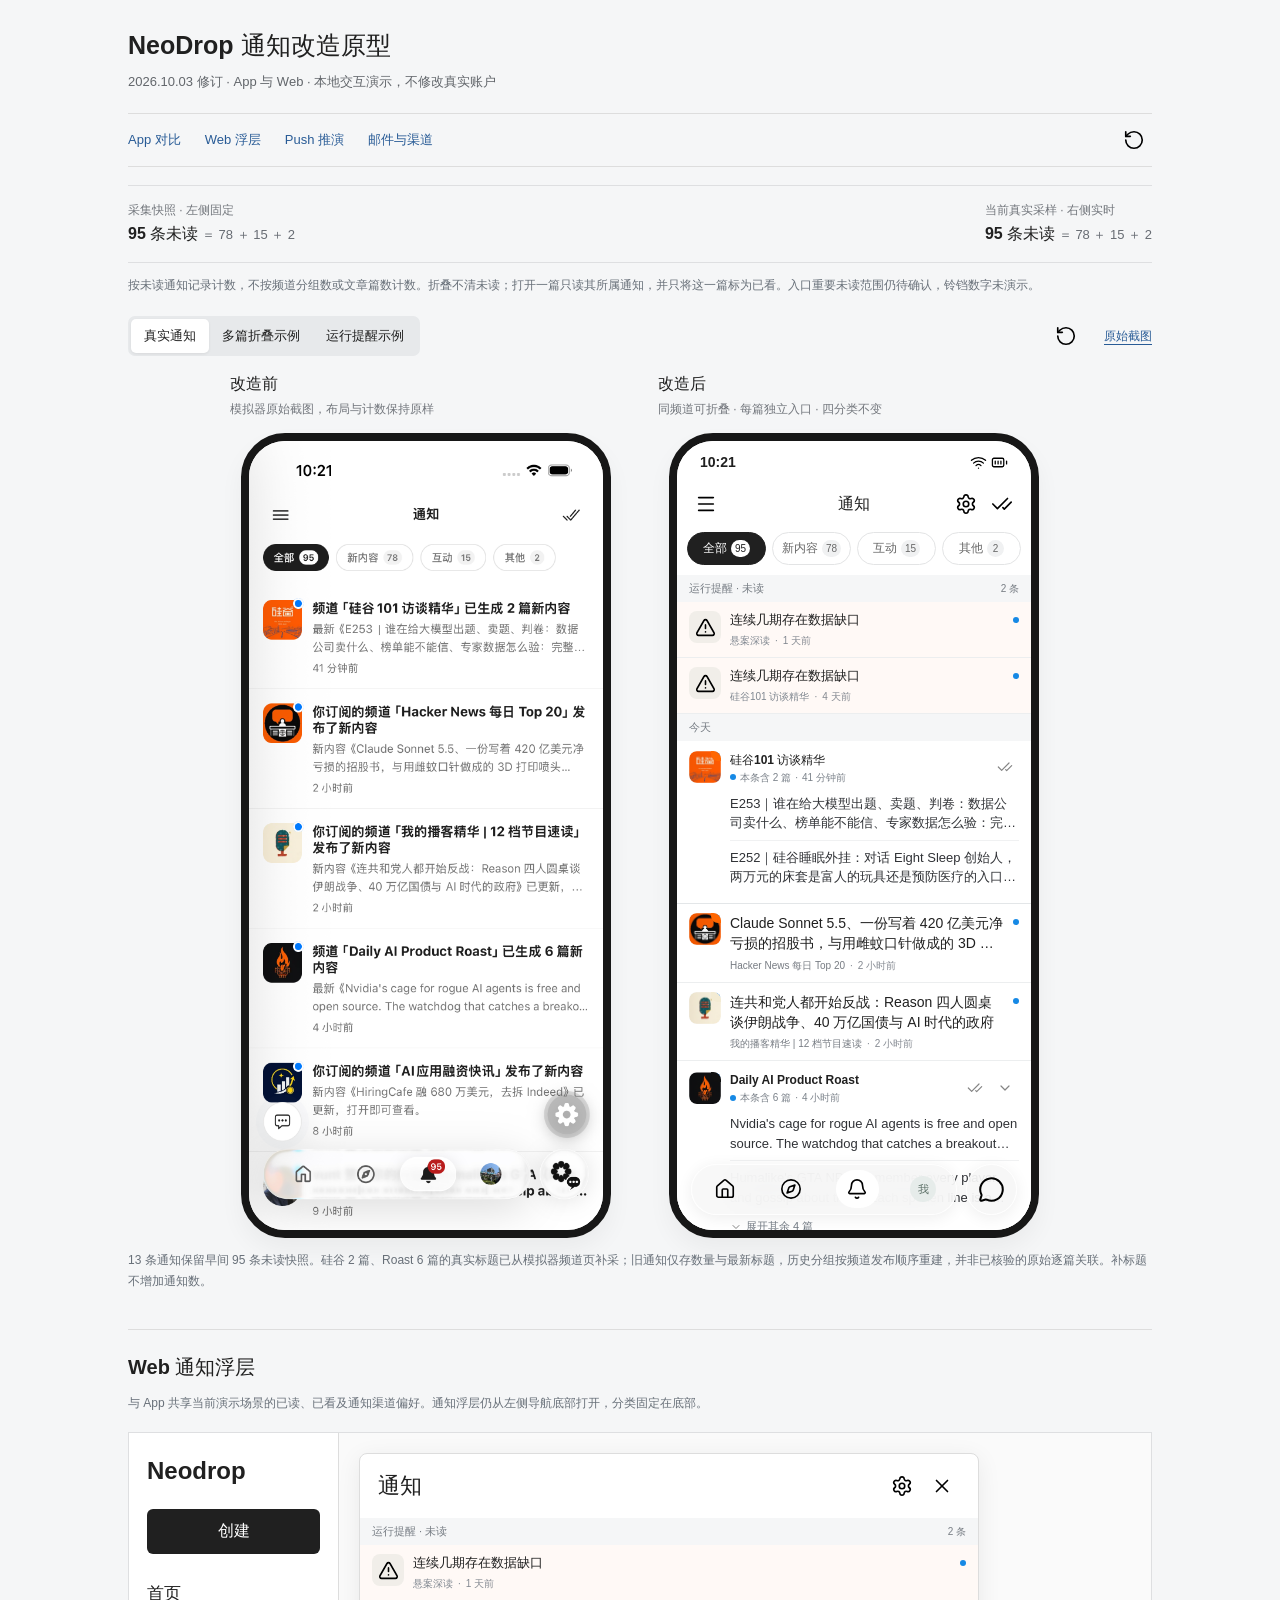
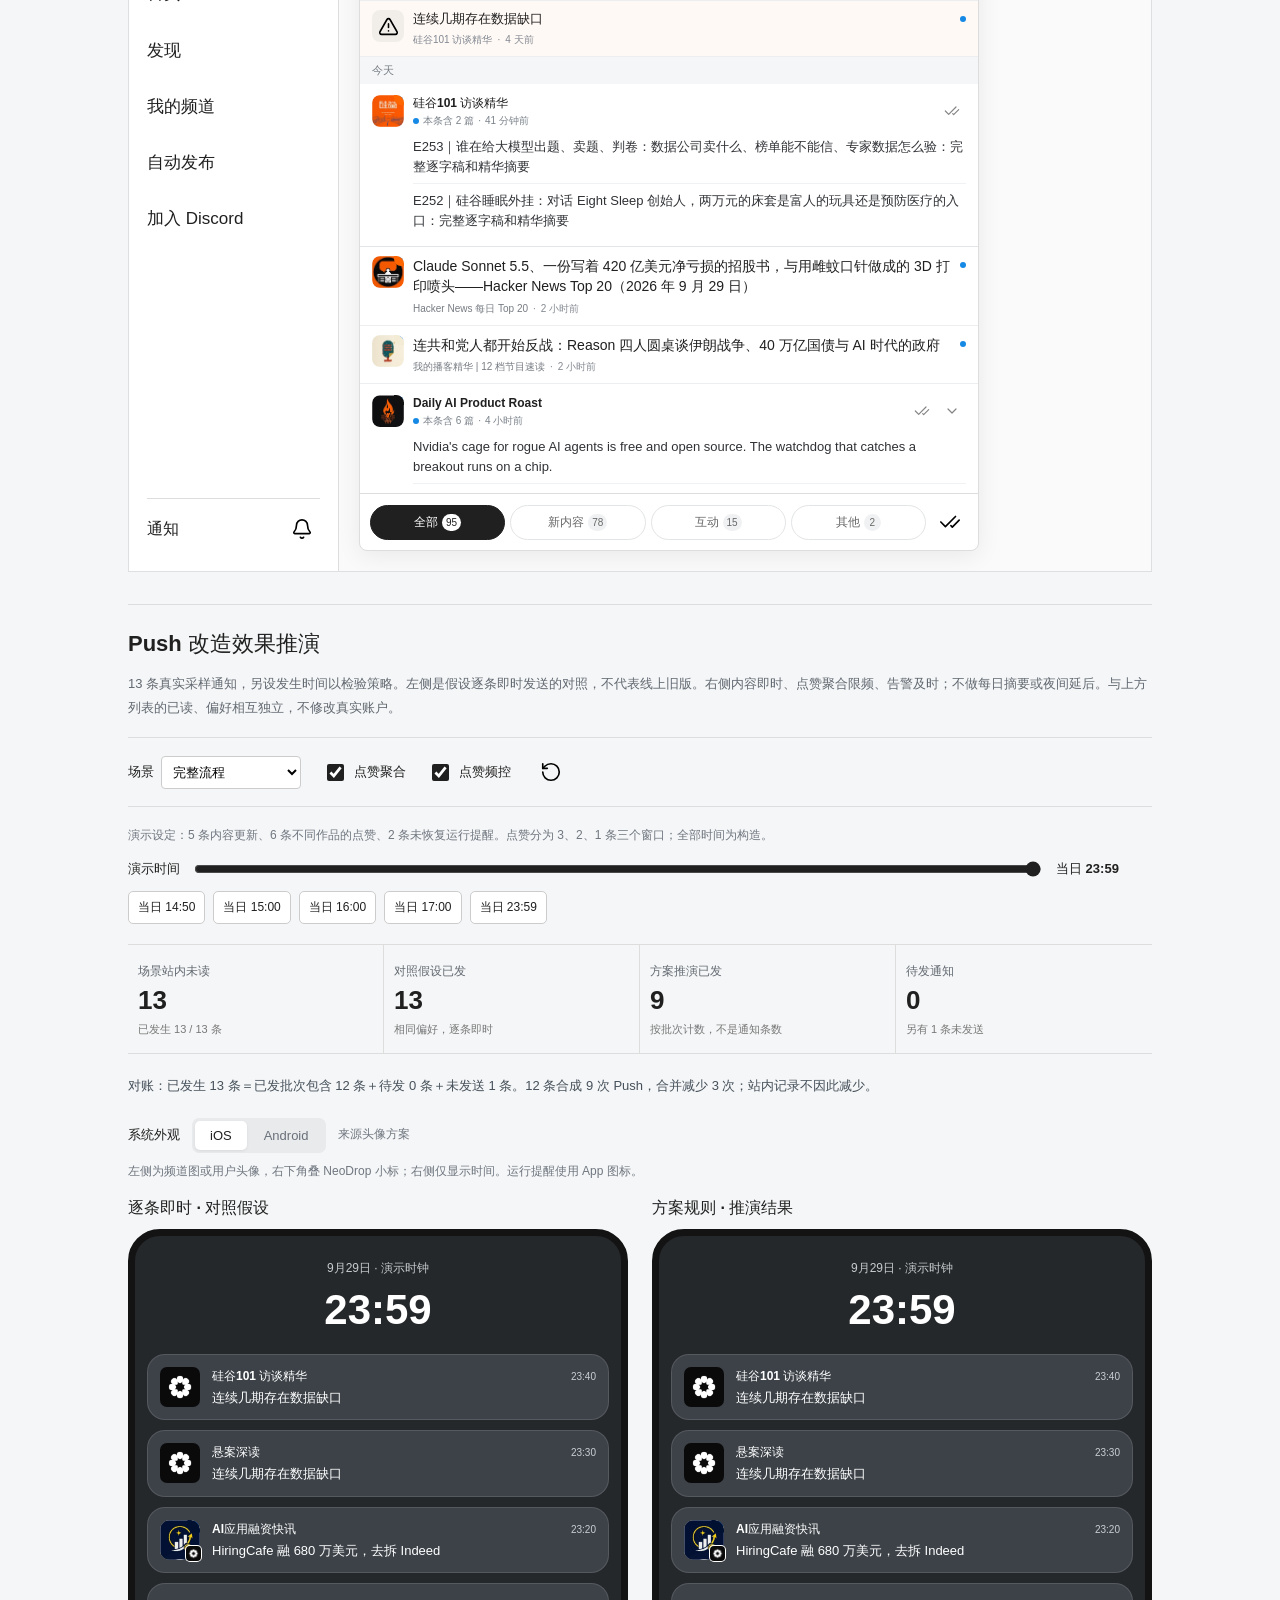
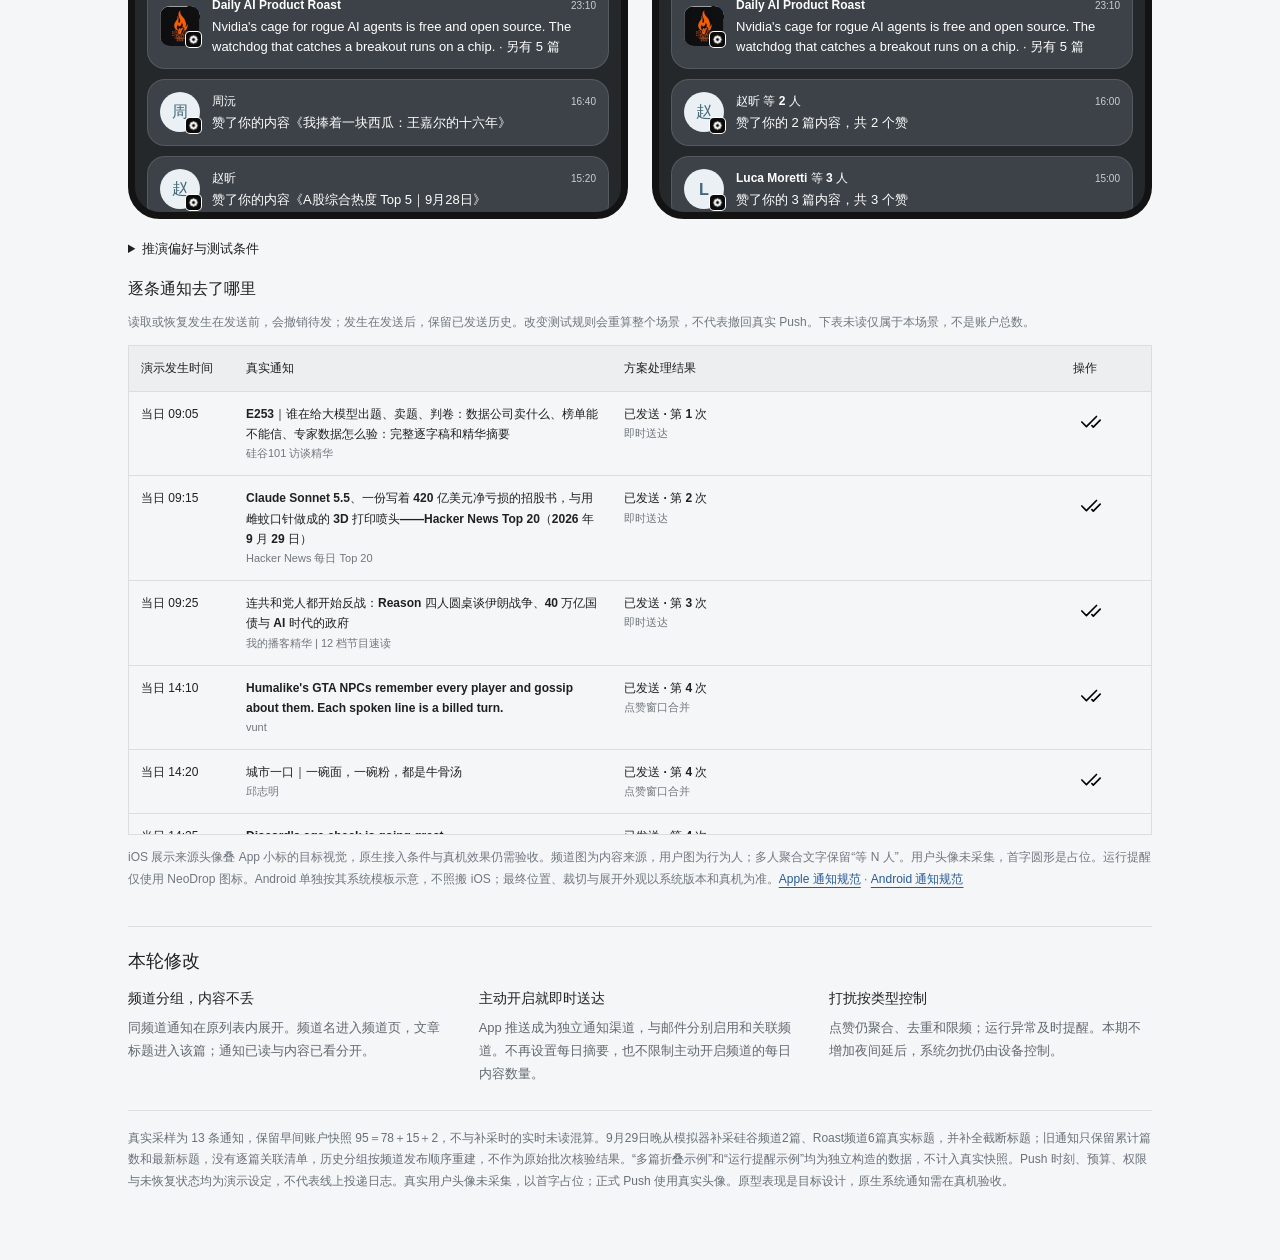
<file: index.html>
<!doctype html>
<html lang="zh-CN"><head><meta charset="utf-8"><meta name="viewport" content="width=device-width,initial-scale=1"><meta name="robots" content="noindex,nofollow"><title>NeoDrop 通知改造原型</title><link rel="stylesheet" href="notification-app.css?v=20260929-native"><link rel="stylesheet" href="push-demo.css?v=20261003-email"></head>
<body><main>
<header><h1>NeoDrop 通知改造原型</h1><p>2026.10.03 修订 · App 与 Web · 本地交互演示，不修改真实账户</p></header>
<nav class="demo-nav" aria-label="原型演示导航"><a href="#app-prototype">App 对比</a><a href="#web-prototype">Web 浮层</a><a href="#push-demo">Push 推演</a><a href="email-preview.html?v=20261004">邮件与渠道</a><button class="icon" id="reset-walkthrough" title="重置整场演示" aria-label="重置整场演示"></button></nav>
<section id="app-prototype"><div class="snapshot"><div id="baseline-counts"></div><div id="current-counts" aria-live="polite"></div></div>
<p class="count-rule">按未读通知记录计数，不按频道分组数或文章篇数计数。折叠不清未读；打开一篇只读其所属通知，并只将这一篇标为已看。入口重要未读范围仍待确认，铃铛数字未演示。</p>
<div class="tools"><div class="modes" aria-label="数据场景"><button data-mode="real" aria-pressed="true">真实通知</button><button data-mode="grouped" aria-pressed="false">多篇折叠示例</button><button data-mode="alerts" aria-pressed="false">运行提醒示例</button></div><div class="tools-right"><button class="icon" id="reset-demo" title="重置当前列表" aria-label="重置当前列表"></button><a href="simulator-before.png" target="_blank" rel="noopener">原始截图</a></div></div>
<section class="compare" aria-label="通知前后对比"><div class="column"><h2>改造前</h2><p id="before-caption"></p><div class="device" id="before"></div></div><div class="column"><h2>改造后</h2><p>同频道可折叠 · 每篇独立入口 · 四分类不变</p><div class="device"><div class="screen" id="after"></div></div></div></section><p class="note" id="sample-note"></p></section>
<section id="web-prototype" class="web-section"><h2>Web 通知浮层</h2><p class="note">与 App 共享当前演示场景的已读、已看及通知渠道偏好。通知浮层仍从左侧导航底部打开，分类固定在底部。</p><div class="web-frame"><aside class="web-sidebar"><strong class="brand">Neodrop</strong><div class="web-create">创建</div><nav>首页<br>发现<br>我的频道<br>自动发布<br>加入 Discord</nav><div class="web-account"><span>通知</span><button class="icon" data-web-toggle aria-label="打开或关闭通知" title="打开或关闭通知"></button></div></aside><div class="web-workspace"><div class="web-channel"><span class="avatar">硅</span><div><strong>硅谷101 访谈精华</strong><p>内容</p></div></div><div class="web-notices" id="web-notices"></div></div></div></section>
<section id="push-demo" class="push-section"></section>
<section class="reason"><h2>本轮修改</h2><dl><div><dt>频道分组，内容不丢</dt><dd>同频道通知在原列表内展开。频道名进入频道页，文章标题进入该篇；通知已读与内容已看分开。</dd></div><div><dt>主动开启就即时送达</dt><dd>App 推送成为独立通知渠道，与邮件分别启用和关联频道。不再设置每日摘要，也不限制主动开启频道的每日内容数量。</dd></div><div><dt>打扰按类型控制</dt><dd>点赞仍聚合、去重和限频；运行异常及时提醒。本期不增加夜间延后，系统勿扰仍由设备控制。</dd></div></dl></section>
<p class="limits">真实采样为 13 条通知，保留早间账户快照 95＝78＋15＋2，不与补采时的实时未读混算。9月29日晚从模拟器补采硅谷频道2篇、Roast频道6篇真实标题，并补全截断标题；旧通知只保留累计篇数和最新标题，没有逐篇关联清单，历史分组按频道发布顺序重建，不作为原始批次核验结果。“多篇折叠示例”和“运行提醒示例”均为独立构造的数据，不计入真实快照。Push 时刻、预算、权限与未恢复状态均为演示设定，不代表线上投递日志。真实用户头像未采集，以首字占位；正式 Push 使用真实头像。原型表现是目标设计，原生系统通知需在真机验收。</p>
</main><dialog id="detail"><button class="icon close" aria-label="关闭"></button><h2></h2><div class="dialog-body"></div><div class="dialog-actions"></div></dialog><script src="simulator-icons.js"></script><script src="notification-app.js?v=20260929-polish"></script><script src="push-plan.js"></script><script src="push-demo.js?v=20261002-source-avatar"></script></body></html>
</file>
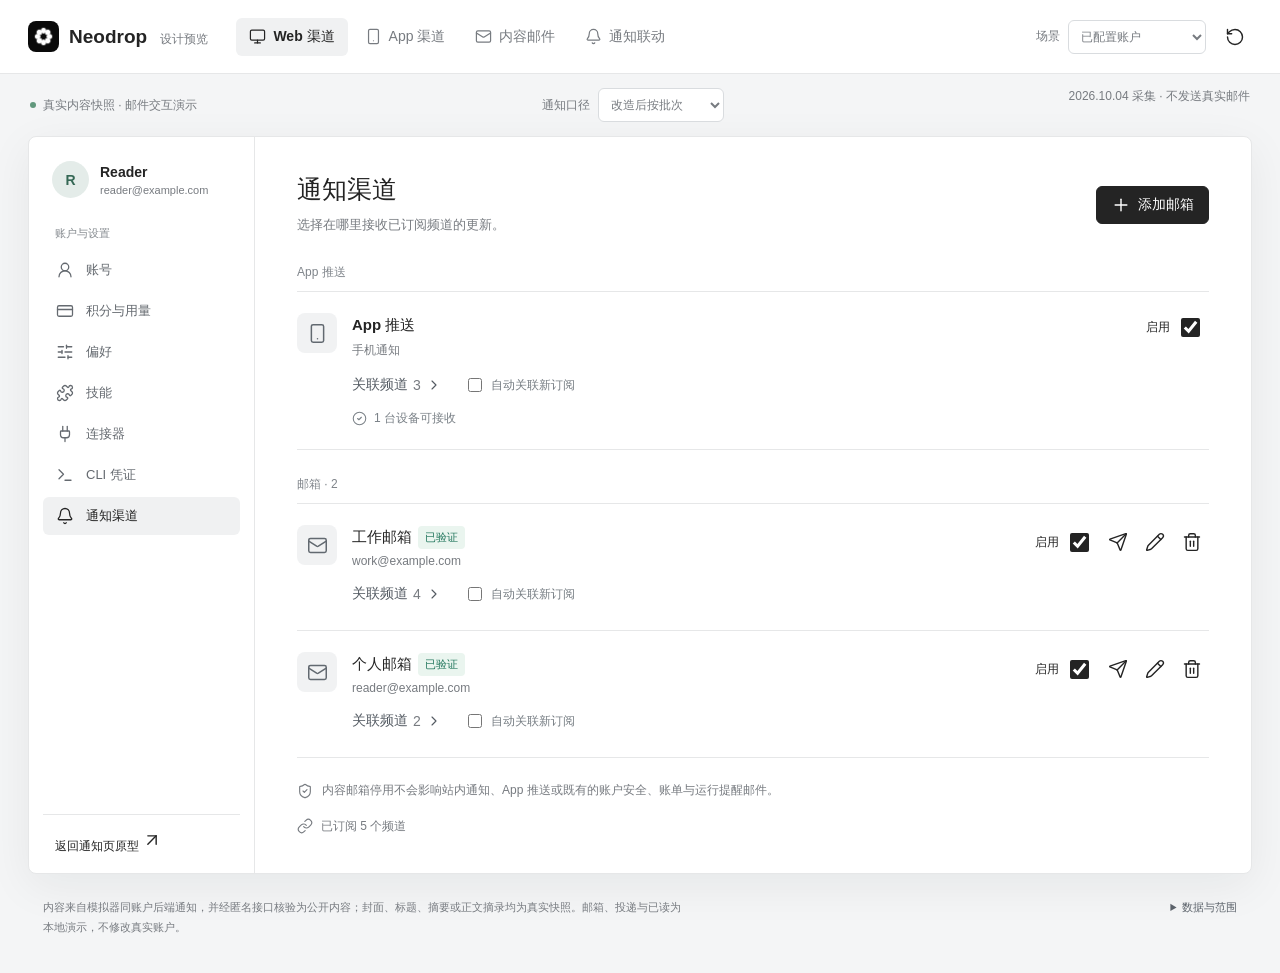
<file: email-preview.html>
<!doctype html>
<html lang="zh-CN">
<head>
  <meta charset="utf-8">
  <meta name="viewport" content="width=device-width,initial-scale=1">
  <meta name="robots" content="noindex,nofollow">
  <title>Neodrop · 通知渠道与邮件预览</title>
  <link rel="stylesheet" href="email-preview.css?v=20261006">
</head>
<body>
  <header class="preview-bar">
    <a class="preview-brand" href="https://kimiguo1109.github.io/neodrop-notification-prototype/"><img src="neodrop-logo.png" alt=""><span>Neodrop <small>设计预览</small></span></a>
    <nav id="preview-tabs" aria-label="预览视图"></nav>
    <div class="preview-tools"><label class="scenario"><span>场景</span><select id="scenario" aria-label="演示场景"><option value="normal">已配置账户</option><option value="pending">邮箱待验证</option><option value="failure">邮件投递异常</option><option value="permission">本机通知未授权</option><option value="legacy">旧邮箱待迁移</option></select></label><button class="icon-button" id="reset" title="重置演示" aria-label="重置演示"></button></div>
  </header>
  <div class="preview-context"><span><i></i>真实内容快照 · 邮件交互演示</span><label class="scenario"><span>通知口径</span><select id="record-model" aria-label="通知计数演示口径"><option value="target">改造后按批次</option><option value="legacy">保留历史记录</option></select></label><span>2026.10.04 采集 · 不发送真实邮件</span></div>
  <main id="preview-root"></main>
  <footer class="preview-footer"><span>内容来自模拟器同账户后端通知，并经匿名接口核验为公开内容；封面、标题、摘要或正文摘录均为真实快照。邮箱、投递与已读为本地演示，不修改真实账户。</span><details><summary>数据与范围</summary><p>2026 年 10 月 4 日读取后端的 9 篇公开内容，选取其中 5 篇组成 4 个批次样例。融资频道的 2 篇内容经相同生产记录及频道列表核对。默认按改造规则投影为 4 条新通知，同批第二篇只更新已看、不再次扣通知数；这不是对历史记录的实际合并。切换“保留历史记录”可核对后台原有 5 条通知，其中融资两篇各属一条，仍分别扣数。切换口径重置本页已读和已看，不改变渠道选择。工作邮箱 4 封、个人邮箱 2 封是各自已收样例，不是实际发信历史；样本未读也不等于账户总数。</p><p>App / Web 仅在本页共享状态，邮箱仍用示例地址；没有采集真实收件地址、发信历史或修改订阅。旧邮箱验证及默认关联迁移、首篇召回迁移仍需确认。打开邮件不清站内未读，点击具体内容只改变其所属通知和本篇已看。原文内容按源数据呈现，本页未作事实核查。</p></details></footer>
  <dialog id="modal" aria-labelledby="modal-title"><div id="modal-content"></div></dialog>
  <div id="toast" role="status" aria-live="polite"></div>
  <script src="email-icons.js?v=20261003"></script>
  <script src="email-data.js?v=20261006"></script>
  <script src="email-preview.js?v=20261006"></script>
</body>
</html>
</file>
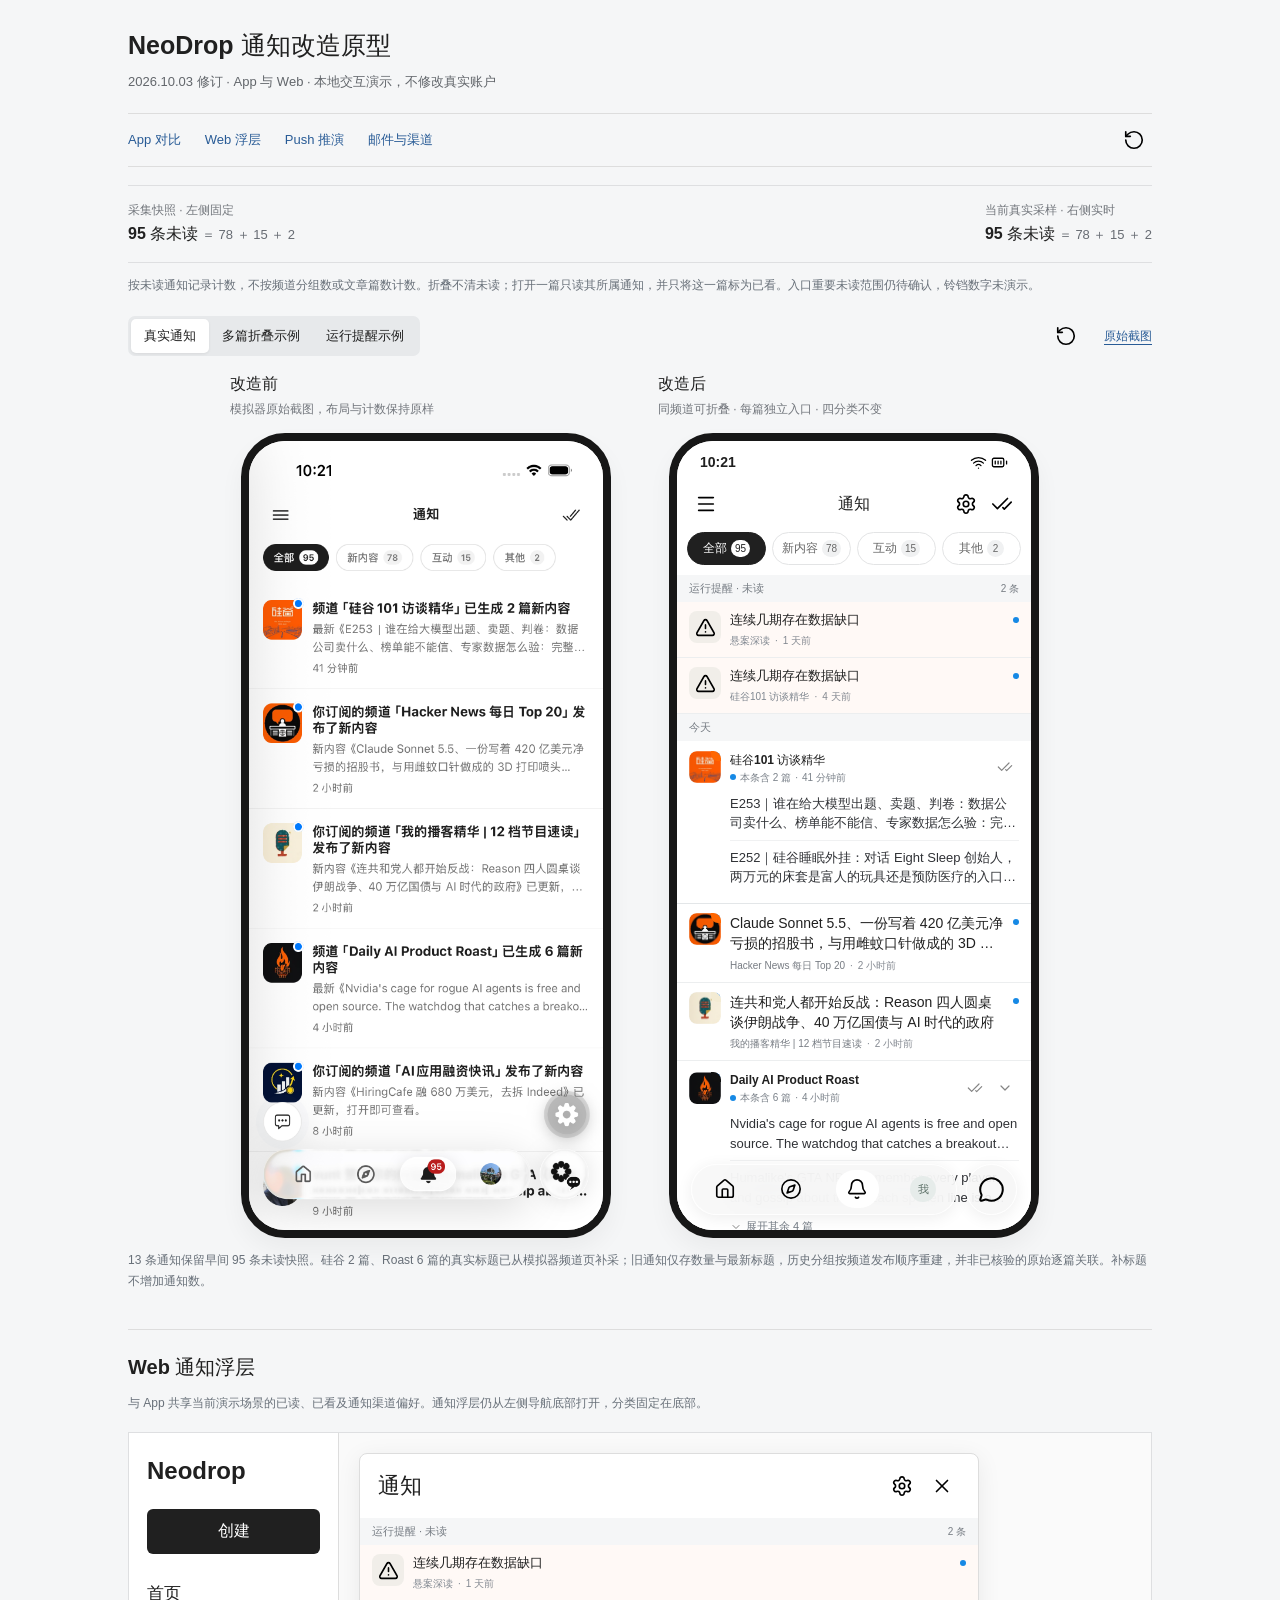
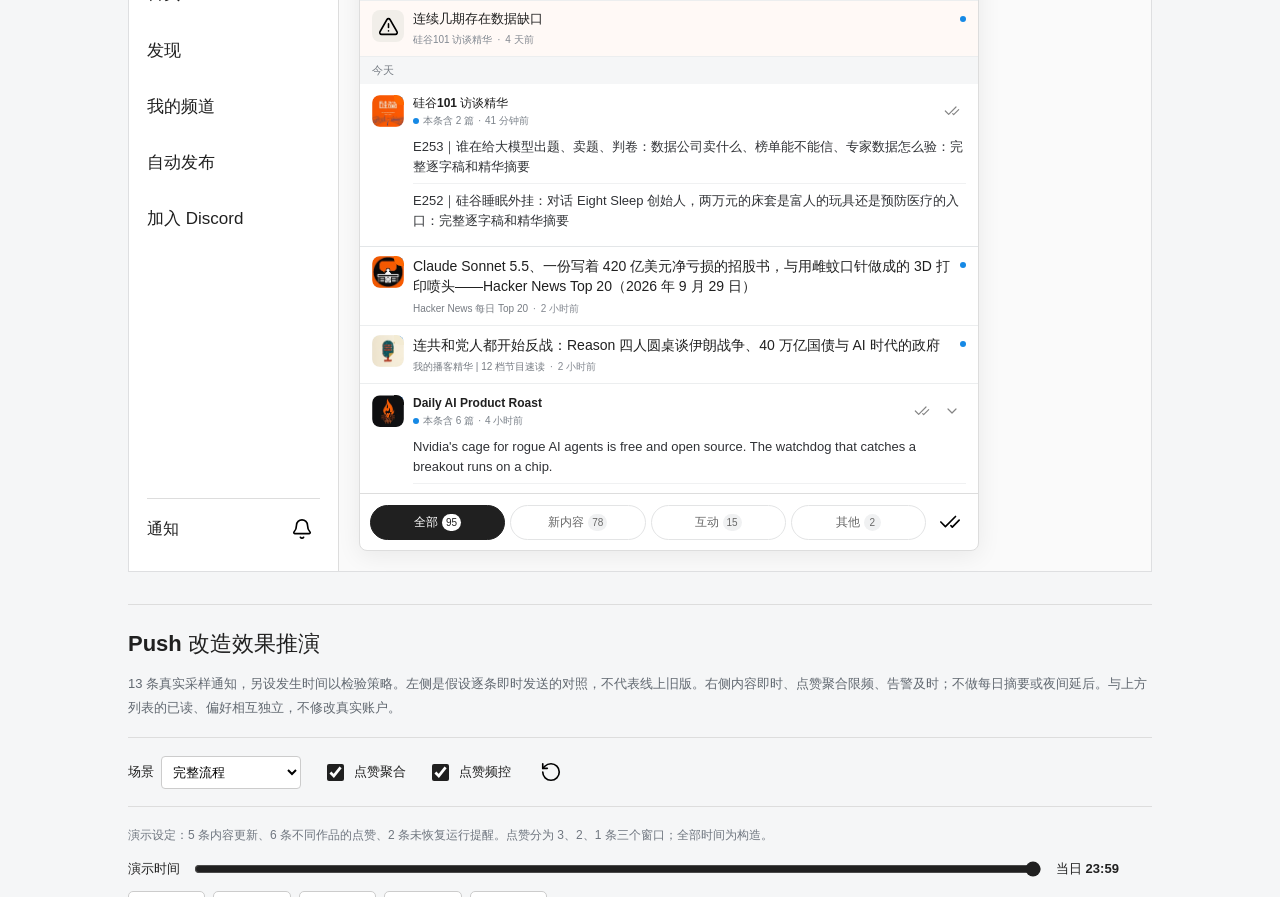
<file: simulator-comparison.html>
<!doctype html>
<html lang="zh-CN"><head><meta charset="utf-8"><meta name="robots" content="noindex,nofollow"><meta http-equiv="refresh" content="0;url=index.html"><title>NeoDrop 通知改造原型</title></head><body><a href="index.html">打开通知改造原型</a></body></html>
</file>
<file: notification-app.css>
:root {
  font-family: Arial, "PingFang SC", "Microsoft YaHei", sans-serif;
  color: #202020;
  background: #f5f6f7;
  font-synthesis: none;
  letter-spacing: 0;
  color-scheme: light;
}
* {
  box-sizing: border-box;
}
body {
  margin: 0;
}
button,
input {
  font: inherit;
}
button {
  color: inherit;
  cursor: pointer;
}
button:disabled {
  cursor: default;
  color: #8a8e93;
}
button:focus-visible,
a:focus-visible,
input:focus-visible {
  outline: 3px solid #2468cc;
  outline-offset: 3px;
}
a {
  color: #285b96;
  text-underline-offset: 4px;
}
button,
a {
  -webkit-tap-highlight-color: transparent;
}
main {
  max-width: 1080px;
  margin: auto;
  padding: 28px 28px 56px;
}
h1 {
  font-size: 25px;
  margin: 0 0 8px;
  line-height: 1.4;
}
header p {
  margin: 0 0 20px;
  color: #62666b;
  font-size: 13px;
  line-height: 1.7;
}
h2 {
  font-size: 20px;
}
input[type="checkbox"] {
  width: 18px;
  height: 18px;
  accent-color: #202020;
  flex: none;
}
.snapshot {
  padding: 14px 0;
  border-block: 1px solid #dedfe1;
  display: flex;
  gap: 20px;
  justify-content: space-between;
  font-size: 13px;
  line-height: 1.7;
  flex-wrap: wrap;
}
.snapshot strong {
  font-size: 16px;
}
.snapshot span {
  color: #676c73;
}
.snapshot small {
  display: block;
  color: #73777d;
  font-size: 12px;
}
.count-rule,
.note,
.limits {
  font-size: 12px;
  line-height: 1.8;
  color: #687079;
}
.count-rule {
  margin: 12px 0 20px;
}
.tools {
  display: flex;
  align-items: center;
  justify-content: space-between;
  margin: 18px 0;
  gap: 12px;
  flex-wrap: wrap;
}
.modes {
  display: flex;
  padding: 3px;
  background: #e7e9eb;
  border-radius: 7px;
}
.modes button {
  border: 0;
  background: transparent;
  padding: 8px 13px;
  border-radius: 5px;
  font-size: 13px;
}
.modes button[aria-pressed="true"] {
  background: #fff;
  box-shadow: 0 1px 3px #0001;
}
.tools-right {
  font-size: 12px;
  display: flex;
  align-items: center;
  gap: 12px;
}
.compare {
  display: grid;
  grid-template-columns: 1fr 1fr;
  gap: 36px;
  max-width: 820px;
  margin: auto;
}
.column {
  min-width: 0;
}
.column h2 {
  font-size: 16px;
  margin: 0 0 6px;
}
.column > p {
  font-size: 12px;
  color: #73777d;
  margin: 0 0 14px;
  min-height: 18px;
}
.device {
  width: 100%;
  max-width: 370px;
  aspect-ratio: 1206 / 2622;
  border: 8px solid #171717;
  border-radius: 44px;
  background: #fff;
  overflow: hidden;
  margin: auto;
  position: relative;
  box-shadow: 0 12px 25px #0000000c;
}
.original {
  display: block;
  width: 100%;
  height: 100%;
  object-fit: fill;
}
.screen {
  height: 100%;
  display: flex;
  flex-direction: column;
  background: #fff;
  position: relative;
}
.status {
  height: 47px;
  flex: none;
  display: flex;
  align-items: center;
  justify-content: space-between;
  padding: 0 23px;
  font-weight: 650;
  font-size: 14px;
}
.status > span:last-child {
  display: flex;
  gap: 4px;
}
.status img {
  width: 17px;
  height: 17px;
}
.topbar {
  display: grid;
  grid-template-columns: 36px 1fr 72px;
  align-items: center;
  padding: 0 11px;
  height: 45px;
  flex: none;
}
.topbar b {
  text-align: center;
  font-size: 16px;
  padding-left: 36px;
}
.actions {
  display: flex;
}
.icon {
  width: 36px;
  height: 36px;
  display: inline-grid;
  place-items: center;
  background: none;
  border: 0;
  padding: 7px;
  border-radius: 6px;
  flex: none;
}
.icon:hover {
  background: #00000008;
}
.icon img {
  width: 22px;
  height: 22px;
}
.chips {
  display: grid;
  grid-template-columns: repeat(4, minmax(0, 1fr));
  gap: 6px;
  padding: 10px 12px 17px;
  flex: none;
}
.chip {
  border: 1px solid #e3e4e5;
  border-radius: 24px;
  background: #fff;
  padding: 7px 2px;
  display: flex;
  gap: 4px;
  justify-content: center;
  align-items: center;
  font-size: 12px;
  white-space: nowrap;
  min-width: 0;
  color: #676767;
}
.chip[aria-selected="true"] {
  background: #202020;
  color: white;
  border-color: #202020;
}
.badge {
  min-width: 17px;
  height: 17px;
  border-radius: 10px;
  font-size: 10px;
  display: inline-grid;
  place-items: center;
  padding: 0 4px;
  background: #f0f1f2;
  color: #686868;
  font-variant-numeric: tabular-nums;
}
.chip[aria-selected="true"] .badge {
  background: white;
  color: #202020;
}
.list {
  flex: 1;
  min-height: 0;
  overflow: auto;
  overscroll-behavior: contain;
  scrollbar-width: thin;
  padding-bottom: 76px;
}
.group {
  font-size: 11px;
  color: #777d84;
  padding: 9px 14px;
  background: #f5f6f7;
}
.row {
  padding: 15px 13px;
  border-bottom: 1px solid #eceeef;
  display: grid;
  grid-template-columns: 37px minmax(0, 1fr) 6px;
  gap: 11px;
  position: relative;
}
.row[data-detail] {
  cursor: pointer;
}
.row[data-detail]:hover {
  background: #fafbfc;
}
.row[data-detail]:focus-visible {
  outline: 2px solid #2468cc;
  outline-offset: -3px;
}
.avatar {
  width: 37px;
  height: 37px;
  overflow: hidden;
  border-radius: 8px;
  display: inline-grid;
  place-items: center;
  background: #eef0f1;
  color: #55616d;
  font-weight: 600;
  font-size: 13px;
  flex: none;
}
.avatar.photo {
  background-image: url("simulator-before.png");
  background-size: 335.13px 728.61px;
  background-position-x: -13.16px;
}
.avatar.user {
  border-radius: 50%;
  background: #eaf0f4;
  color: #446879;
}
.avatar img {
  width: 21px;
  height: 21px;
}
.row h3 {
  font-size: 14px;
  line-height: 1.55;
  font-weight: 650;
  margin: 0;
  overflow-wrap: anywhere;
}
.row p {
  font-size: 11px;
  line-height: 1.6;
  color: #777c83;
  margin: 6px 0 0;
  overflow-wrap: anywhere;
}
.time {
  display: block;
  margin-top: 6px;
  font-size: 10px;
  color: #848991;
}
.dot {
  width: 6px;
  height: 6px;
  border-radius: 50%;
  background: #1689e5;
  margin-top: 6px;
  flex: none;
}
.row.alert {
  background: #fff9f6;
}
.label {
  font-size: 10px;
  display: block;
  margin-bottom: 4px;
  color: #a6442e;
}
.seen {
  color: #8b8e93 !important;
  font-weight: 500 !important;
}
.text-action {
  border: 0;
  background: transparent;
  text-align: left;
  padding: 4px 0;
  font-size: 12px;
  color: #426794;
}
.text-action:hover {
  text-decoration: underline;
}
.content-title {
  background: none;
  border: 0;
  padding: 0;
  text-align: left;
  font-size: 14px;
  font-weight: 500;
  line-height: 1.6;
  width: 100%;
  overflow-wrap: anywhere;
}
.content-title:hover {
  text-decoration: underline;
}
.channel-group {
  border-bottom: 1px solid #e3e6e8;
  margin: 0;
  background: #fff;
}
.channel-head {
  display: flex;
  align-items: center;
  gap: 2px;
  margin-bottom: 2px;
}
.channel-identity {
  display: flex;
  align-items: center;
  gap: 9px;
  border: 0;
  background: none;
  padding: 0;
  min-width: 0;
  text-align: left;
  flex: 1;
}
.channel-identity strong {
  font-size: 12px;
  font-weight: 600;
  line-height: 1.5;
  overflow-wrap: anywhere;
}
.channel-status {
  font-size: 10px;
  color: #7b828a;
  display: flex;
  align-items: center;
  flex-wrap: wrap;
  gap: 4px;
  font-weight: 400;
  line-height: 1.5;
  margin-top: 1px;
}
.channel-identity:hover strong {
  text-decoration: underline;
}
.channel-toggle {
  width: 28px;
  height: 32px;
  padding: 4px;
}
.channel-read {
  width: 28px;
  height: 32px;
  padding: 6px;
}
.channel-read img,
.channel-toggle img {
  width: 16px;
  height: 16px;
  opacity: 0.48;
}
.channel-read:hover img,
.channel-toggle:hover img {
  opacity: 0.85;
}
.channel-items {
  margin-left: 41px;
}
.article-item {
  padding: 7px 0;
}
.article-item + .article-item {
  border-top: 1px solid #f0f1f2;
}
.article-item .content-title {
  font-size: 13px;
  font-weight: 500;
  line-height: 1.5;
  color: #303236;
}
.group-actions {
  display: flex;
  align-items: center;
  margin: 0 0 0 41px;
}
.group-actions .text-action {
  display: flex;
  align-items: center;
  gap: 4px;
  font-size: 11px;
  padding: 5px 0 2px;
  color: #737b84;
}
.group-actions img {
  width: 12px;
  height: 12px;
  opacity: 0.55;
  transform: rotate(90deg);
}
.group-actions [aria-expanded="true"] img {
  transform: rotate(-90deg);
}
.notice-meta {
  display: flex;
  gap: 4px;
  align-items: center;
  font-size: 10px;
  color: #818891;
  padding-top: 7px;
}
.article-item + .notice-meta {
  border-top: 1px solid #eceef0;
}
.notice-indicator {
  display: inline-flex;
  align-items: center;
  width: 6px;
  height: 6px;
  flex: none;
}
.notice-indicator .dot {
  margin: 0;
}
.status {
  height: 42px;
}
.topbar {
  height: 42px;
}
.chips {
  padding: 7px 10px 10px;
}
.group {
  display: flex;
  align-items: center;
  justify-content: space-between;
  padding: 6px 12px;
}
.group > span {
  font-size: 10px;
}
.row,
.web-notices .row {
  padding: 9px 12px;
  grid-template-columns: 32px minmax(0, 1fr) 6px;
  gap: 9px;
}
.avatar {
  width: 32px;
  height: 32px;
}
.avatar.photo {
  background-size: 289.846px 630.462px;
  background-position-x: -11.385px;
}
.row h3,
.content-title {
  line-height: 1.45;
}
.row p {
  margin-top: 3px;
  line-height: 1.45;
}
.row-meta {
  display: flex;
  align-items: baseline;
  gap: 5px;
  margin-top: 4px;
  color: #818891;
  font-size: 10px;
  line-height: 1.5;
  flex-wrap: wrap;
}
.row-meta .time {
  display: inline;
  margin: 0;
  white-space: nowrap;
}
.row-meta .text-action {
  padding: 0;
  font-size: 10px;
  line-height: 1.5;
  color: #777c83;
}
.row-meta > span:first-child {
  overflow-wrap: anywhere;
}
.row .content-title,
.article-item .content-title,
.title-preview {
  display: -webkit-box;
  -webkit-box-orient: vertical;
  -webkit-line-clamp: 2;
  overflow: hidden;
}
.row.alert h3 {
  font-size: 13px;
}
.row.alert .avatar {
  background: #f1eee9;
}
.row.alert .row-meta {
  margin-top: 3px;
}
.row.alert {
  align-items: start;
}
.channel-group,
.web-notices .channel-group {
  padding: 9px 12px;
}
.alert-more {
  display: flex;
  align-items: center;
  gap: 5px;
  width: 100%;
  padding: 7px 12px;
  background: #fff9f6;
  border-bottom: 1px solid #eceeef;
  font-size: 11px;
}
.alert-more img {
  width: 14px;
  height: 14px;
  transform: rotate(90deg);
}
.alert-more[aria-expanded="true"] img {
  transform: rotate(-90deg);
}
/* 截图头像右上角带旧未读点；由头像底色遮去，避免与实时未读混淆。 */
.avatar.photo {
  position: relative;
}
.avatar.photo::after {
  content: "";
  position: absolute;
  right: -1px;
  top: -1px;
  width: 11px;
  height: 11px;
  border-radius: 0 0 0 7px;
  background: var(--avatar-fill);
}
.dock {
  position: absolute;
  bottom: 15px;
  left: 14px;
  right: 14px;
  display: flex;
  gap: 9px;
  pointer-events: none;
}
.dock-main {
  height: 51px;
  flex: 1;
  display: flex;
  justify-content: space-around;
  align-items: center;
  border-radius: 32px;
  border: 1px solid #ffffffda;
  background: #f7f7f7df;
  backdrop-filter: blur(16px);
  box-shadow: 0 3px 16px #00000012;
}
.dock-main > span {
  width: 43px;
  height: 38px;
  display: grid;
  place-items: center;
  position: relative;
  border-radius: 25px;
}
.dock-main > span.selected {
  background: white;
}
.dock img {
  width: 22px;
  height: 22px;
}
.dock-avatar {
  background: #e6ecea;
  border-radius: 50%;
  height: 26px;
  width: 26px;
  display: grid;
  place-items: center;
  font-size: 11px;
  color: #5d7168;
}
.agent {
  height: 51px;
  width: 51px;
  border-radius: 50%;
  display: grid;
  place-items: center;
  background: #f7f7f7ee;
  border: 1px solid white;
  box-shadow: 0 3px 16px #0001;
}
.agent img {
  width: 27px;
  height: 27px;
}
.web-section {
  margin-top: 36px;
  border-top: 1px solid #ddd;
  padding-top: 24px;
}
.web-section > h2 {
  margin: 0;
}
.web-frame {
  display: grid;
  grid-template-columns: 210px minmax(0, 1fr);
  height: 740px;
  border: 1px solid #dedfe1;
  margin-top: 18px;
  background: white;
  overflow: hidden;
}
.web-sidebar {
  border-right: 1px solid #ddd;
  padding: 24px 18px;
  display: flex;
  flex-direction: column;
}
.brand {
  font-size: 24px;
}
.web-create {
  margin: 24px 0 12px;
  background: #202020;
  color: white;
  border-radius: 6px;
  text-align: center;
  padding: 12px;
}
.web-sidebar nav {
  line-height: 3.3;
  font-size: 17px;
}
.web-account {
  margin-top: auto;
  display: flex;
  align-items: center;
  justify-content: space-between;
  border-top: 1px solid #ddd;
  padding-top: 12px;
}
.web-workspace {
  position: relative;
  background: #fafafa;
  padding: 22px;
  min-width: 0;
}
.web-channel {
  display: flex;
  gap: 12px;
  align-items: center;
  color: #777;
}
.web-channel p {
  font-size: 12px;
  margin: 4px 0;
}
.web-notices {
  position: absolute;
  left: 20px;
  right: 20px;
  top: 20px;
  bottom: 20px;
  max-width: 620px;
  display: flex;
  flex-direction: column;
  background: white;
  border: 1px solid #ddd;
  border-radius: 8px;
  box-shadow: 0 5px 25px #00000012;
  overflow: hidden;
}
.web-notices[hidden] {
  display: none;
}
.web-head {
  display: flex;
  align-items: center;
  padding: 14px 18px;
  gap: 4px;
}
.web-head h3 {
  margin: 0;
  flex: 1;
  font-size: 22px;
}
.web-notices .list {
  padding-bottom: 0;
}
.web-notices .row {
  padding: 9px 12px;
}
.web-notices .channel-group {
  padding: 9px 12px;
}
.web-footer {
  display: flex;
  align-items: center;
  padding: 10px;
  border-top: 1px solid #ddd;
  gap: 6px;
}
.web-footer .chips {
  flex: 1;
  padding: 0;
  gap: 5px;
}
.web-footer .chip {
  padding: 8px 2px;
}
.reason {
  margin-top: 35px;
  padding-top: 22px;
  border-top: 1px solid #ddd;
}
.reason h2 {
  font-size: 18px;
  margin: 0 0 17px;
}
.reason dl {
  display: grid;
  grid-template-columns: repeat(3, 1fr);
  gap: 28px;
  margin: 0;
}
.reason dt {
  font-size: 14px;
  font-weight: 650;
  margin: 0 0 8px;
}
.reason dd {
  font-size: 13px;
  line-height: 1.8;
  color: #626971;
  margin: 0;
}
.limits {
  border-top: 1px solid #dedfe1;
  margin-top: 24px;
  padding-top: 17px;
}
.empty {
  padding: 40px 20px;
  text-align: center;
  color: #85898f;
  font-size: 13px;
}
dialog {
  border: 1px solid #ddd;
  border-radius: 8px;
  padding: 24px;
  max-width: 530px;
  width: calc(100% - 32px);
  max-height: 85vh;
  overflow: auto;
  color: #222;
  box-shadow: 0 20px 80px #0003;
}
dialog::backdrop {
  background: #0005;
}
dialog h2 {
  font-size: 20px;
  margin: 0 32px 18px 0;
}
dialog h3 {
  font-size: 15px;
  margin: 20px 0 8px;
}
dialog p {
  font-size: 13px;
  line-height: 1.8;
  color: #626870;
}
dialog .close {
  position: absolute;
  right: 9px;
  top: 9px;
}
.dialog-actions {
  display: flex;
  justify-content: flex-end;
  margin-top: 20px;
  gap: 10px;
}
.command {
  padding: 9px 13px;
  border: 1px solid #ddd;
  border-radius: 5px;
  background: #fff;
  font-size: 13px;
}
.command.primary {
  color: #fff;
  background: #222;
  border-color: #222;
}
.preference {
  display: flex;
  align-items: center;
  justify-content: space-between;
  gap: 14px;
  padding: 11px 0;
  border-bottom: 1px solid #eee;
  font-size: 13px;
  line-height: 1.6;
}
.preference label {
  flex: 1;
}
.delivery-channel {
  border: 1px solid #ddd;
  border-radius: 8px;
  padding: 16px;
  margin: 12px 0;
}
.delivery-channel .channel-label {
  font-size: 16px;
  font-weight: 650;
}
.delivery-channel .preference:last-child {
  border: 0;
}
.linked-toolbar {
  display: flex;
  justify-content: space-between;
  gap: 8px;
  align-items: center;
  font-size: 12px;
  margin: 14px 0;
}
.linked-toolbar div {
  display: flex;
  gap: 14px;
}
.channel-landing {
  display: flex;
  align-items: center;
  gap: 12px;
  margin: 12px 0 18px;
}
.channel-landing strong {
  font-size: 16px;
}
.channel-landing-list .content-title {
  display: block;
  border-bottom: 1px solid #ddd;
  padding: 14px 0;
}
@media (max-width: 760px) {
  main {
    padding: 20px 16px 40px;
  }
  h1 {
    font-size: 22px;
  }
  .compare {
    grid-template-columns: 1fr;
    gap: 28px;
    max-width: 370px;
  }
  .modes button {
    padding: 8px 10px;
  }
  .reason dl {
    grid-template-columns: 1fr;
    gap: 18px;
  }
  .web-frame {
    grid-template-columns: 1fr;
    height: 740px;
  }
  .web-sidebar {
    padding: 12px 14px;
    flex-direction: row;
    align-items: center;
    border-right: 0;
    border-bottom: 1px solid #ddd;
  }
  .web-sidebar .brand {
    font-size: 20px;
  }
  .web-sidebar nav,
  .web-create {
    display: none;
  }
  .web-account {
    margin: 0 0 0 auto;
    padding: 0;
    border: 0;
    gap: 12px;
  }
  .web-workspace {
    min-height: 660px;
    padding: 0;
  }
  .web-notices {
    inset: 8px;
    max-width: none;
  }
  .web-head {
    padding: 10px;
  }
  .web-notices .row {
    padding: 9px 10px;
    gap: 8px;
  }
  .web-notices .channel-group {
    padding: 9px 10px;
  }
  .web-footer {
    padding: 8px 5px;
    gap: 2px;
  }
  .web-footer .chip {
    font-size: 11px;
    gap: 2px;
  }
  .web-footer .badge {
    font-size: 9px;
    min-width: 14px;
    padding: 0 3px;
  }
  .web-footer > .icon {
    width: 26px;
    padding: 3px;
  }
  dialog {
    padding: 20px;
  }
  .delivery-channel {
    padding: 12px;
  }
}
</file>
<file: push-demo.css>
.tools-right {
  display: flex;
  flex-wrap: wrap;
  gap: 12px 20px;
}
.demo-nav {
  position: sticky;
  top: 0;
  z-index: 5;
  display: flex;
  align-items: center;
  flex-wrap: wrap;
  gap: 24px;
  min-height: 52px;
  background: #f5f6f7;
  border-block: 1px solid #ddd;
  margin-bottom: 18px;
  padding: 8px 0;
}
.demo-nav a {
  font-size: 13px;
  text-decoration: none;
  white-space: nowrap;
}
.demo-nav .icon {
  margin-left: auto;
  flex: none;
}
#app-prototype,
#web-prototype,
#push-demo {
  scroll-margin-top: 72px;
}
@media (max-width: 400px) {
  .demo-nav {
    gap: 14px;
  }
  .demo-nav a {
    font-size: 12px;
  }
}
@media (max-width: 360px) {
  #app-prototype,
  #web-prototype,
  #push-demo {
    scroll-margin-top: 104px;
  }
}
.push-section {
  border-top: 1px solid #ddd;
  margin-top: 32px;
  padding-top: 24px;
}
.push-section h2 {
  font-size: 22px;
  margin: 0 0 10px;
}
.push-section h3 {
  font-size: 16px;
  margin: 16px 0 10px;
}
.push-intro {
  font-size: 13px;
  color: #626971;
  line-height: 1.8;
}
.push-controls {
  display: flex;
  flex-wrap: wrap;
  align-items: center;
  gap: 14px 22px;
  border-block: 1px solid #ddd;
  padding: 16px 0;
  margin: 18px 0;
}
.push-controls label {
  display: flex;
  gap: 7px;
  align-items: center;
  font-size: 13px;
}
.push-controls input[type="checkbox"] {
  width: 17px;
  height: 17px;
  accent-color: #202020;
}
.push-controls select,
.push-advanced select {
  font: inherit;
  background: white;
  border: 1px solid #ccc;
  border-radius: 4px;
  padding: 7px;
  max-width: 100%;
}
.push-clock {
  display: flex;
  align-items: center;
  flex-wrap: wrap;
  gap: 12px;
  font-size: 13px;
}
.push-clock input {
  flex: 1;
  min-width: 180px;
  accent-color: #202020;
}
.push-clock output {
  font-weight: bold;
  width: 96px;
  font-variant-numeric: tabular-nums;
}
.push-jumps {
  display: flex;
  flex-wrap: wrap;
  gap: 8px;
  margin: 12px 0;
}
.push-jumps button {
  font-size: 12px;
  padding: 7px 9px;
  background: white;
  border: 1px solid #ccc;
  border-radius: 5px;
}
.push-stats {
  display: grid;
  grid-template-columns: repeat(4, minmax(0, 1fr));
  border-block: 1px solid #ddd;
  margin: 20px 0;
}
.push-stats > div {
  padding: 16px 10px;
  border-right: 1px solid #ddd;
}
.push-stats > div:last-child {
  border: 0;
}
.push-stats strong {
  display: block;
  font-size: 26px;
  margin-top: 5px;
}
.push-stats span {
  font-size: 12px;
  color: #626971;
}
.push-stats small {
  font-size: 11px;
  color: #777;
  display: block;
  line-height: 1.5;
  margin-top: 5px;
}
.push-phones {
  display: grid;
  grid-template-columns: repeat(2, minmax(0, 1fr));
  gap: 24px;
}
.push-phones > div {
  min-width: 0;
}
.push-phones h3 {
  margin: 0 0 10px;
}
.push-lock {
  background: #25282b;
  color: white;
  border: 7px solid #131313;
  border-radius: 32px;
  height: 590px;
  display: flex;
  flex-direction: column;
  overflow: hidden;
}
.push-lock-head {
  text-align: center;
  padding: 24px 15px 18px;
  flex: none;
}
.push-lock-head strong {
  display: block;
  font-size: 42px;
  line-height: 1.2;
}
.push-lock-head span {
  font-size: 12px;
  color: #c7cbce;
  display: block;
  margin-bottom: 8px;
}
.push-lock-list {
  padding: 0 12px 18px;
  overflow: auto;
  min-height: 0;
  flex: 1;
}
.push-platform {
  display: flex;
  align-items: center;
  flex-wrap: wrap;
  gap: 12px;
  font-size: 13px;
  margin: 20px 0 8px;
}
.push-platform-switch {
  display: flex;
  padding: 3px;
  background: #e8eaec;
  border-radius: 7px;
  gap: 2px;
}
.push-platform-switch button {
  border: 0;
  border-radius: 5px;
  background: transparent;
  padding: 7px 15px;
  font: inherit;
  color: #697079;
}
.push-platform-switch button[aria-pressed="true"] {
  background: #fff;
  color: #202020;
  box-shadow: 0 1px 3px #00000012;
}
#push-platform-note {
  margin: 0 0 16px;
}
.push-card {
  width: 100%;
  text-align: left;
  background: #41474dde;
  color: white;
  border: 1px solid #ffffff20;
  border-radius: 18px;
  padding: 12px;
  margin-bottom: 10px;
}
.push-card-open {
  width: 100%;
  display: flex;
  align-items: center;
  gap: 9px;
  padding: 0;
  border: 0;
  background: none;
  color: inherit;
  text-align: left;
}
.push-app-logo {
  width: 32px;
  height: 32px;
  flex: none;
  border-radius: 7px;
}
.push-avatar {
  width: 32px;
  height: 32px;
  flex: none;
  display: block;
  position: relative;
}
[data-platform="ios"] .push-card-open {
  gap: 12px;
}
[data-platform="ios"] .push-avatar,
[data-platform="ios"] .push-app-logo {
  width: 40px;
  height: 40px;
}
[data-platform="ios"] .push-avatar > .avatar {
  display: grid;
  transform: scale(1.25);
  transform-origin: top left;
}
.push-brand-badge {
  position: absolute;
  right: -2px;
  bottom: -2px;
  width: 17px;
  height: 17px;
  padding: 1px;
  background: #fff;
  border-radius: 5px;
}
.push-message {
  min-width: 0;
  flex: 1;
}
.push-meta {
  display: flex;
  align-items: baseline;
  justify-content: space-between;
  gap: 6px;
  margin-bottom: 3px;
}
.push-meta strong {
  font-size: 12px;
  line-height: 1.5;
  display: block;
  overflow: hidden;
  white-space: nowrap;
  text-overflow: ellipsis;
  min-width: 0;
}
.push-meta time {
  font-size: 10px;
  color: #c9ced3;
  flex: none;
}
.push-text {
  font-size: 13px;
  line-height: 1.5;
  display: -webkit-box;
  -webkit-box-orient: vertical;
  -webkit-line-clamp: 2;
  overflow: hidden;
  overflow-wrap: anywhere;
}
.push-empty {
  font-size: 13px;
  color: #c4c9ce;
  text-align: center;
  padding: 36px 12px;
  line-height: 1.8;
}
.push-app-header {
  display: flex;
  align-items: center;
  gap: 6px;
  font-size: 10px;
  line-height: 1.5;
  color: #c9ced3;
  margin-bottom: 5px;
}
.push-small-logo {
  display: block;
  width: 16px;
  height: 16px;
  flex: none;
  overflow: hidden;
  mix-blend-mode: screen;
  opacity: 0.8;
}
.push-small-logo img {
  display: block;
  width: 28px;
  height: 28px;
  max-width: none;
  transform: translate(-6px, -6px);
  filter: contrast(2);
}
.push-expand {
  margin-left: auto;
  display: grid;
  place-items: center;
  width: 26px;
  height: 26px;
  border: 0;
  border-radius: 50%;
  background: #ffffff12;
  padding: 5px;
}
.push-expand img {
  width: 14px;
  height: 14px;
  filter: invert(1);
  transform: rotate(90deg);
}
.push-expand[aria-expanded="true"] img {
  transform: rotate(-90deg);
}
[data-platform="android"] .push-card {
  padding: 10px 13px 13px;
  border-radius: 20px;
}
[data-platform="android"] .push-card-open {
  gap: 12px;
}
[data-platform="android"] .push-text {
  -webkit-line-clamp: 1;
}
[data-platform="android"] .push-card.is-expanded .push-text {
  -webkit-line-clamp: unset;
}
[data-platform="android"] .push-meta strong {
  font-size: 13px;
}
.push-card-open:focus-visible,
.push-expand:focus-visible {
  outline: 2px solid #fff;
  outline-offset: 3px;
}
.push-ledger {
  overflow: auto;
  max-height: 490px;
  border: 1px solid #ddd;
  margin-top: 12px;
}
.push-ledger table {
  border-collapse: collapse;
  width: 100%;
  font-size: 12px;
  table-layout: fixed;
}
.push-ledger th {
  background: #eceeef;
  text-align: left;
  position: sticky;
  top: 0;
  z-index: 1;
}
.push-ledger td,
.push-ledger th {
  padding: 12px;
  vertical-align: top;
  line-height: 1.7;
  border-bottom: 1px solid #ddd;
  overflow-wrap: anywhere;
}
.push-ledger th:first-child {
  width: 105px;
}
.push-ledger th:nth-child(2) {
  width: 37%;
}
.push-ledger th:last-child {
  width: 90px;
}
.push-ledger td strong {
  font-size: 12px;
}
.push-ledger small {
  display: block;
  color: #71777d;
  font-size: 11px;
}
.push-ledger .icon {
  display: inline-grid;
  width: 30px;
  height: 30px;
}
.push-audit {
  font-size: 13px;
  line-height: 1.8;
  color: #46515b;
}
.push-advanced {
  margin: 18px 0;
  font-size: 13px;
  line-height: 1.8;
}
.push-advanced summary {
  cursor: pointer;
}
.push-advanced .push-controls {
  margin-top: 8px;
}
.push-channel {
  display: grid;
  grid-template-columns: repeat(2, minmax(0, 1fr));
  gap: 10px;
}
.push-channel label {
  display: flex;
  gap: 8px;
  align-items: flex-start;
  overflow-wrap: anywhere;
}
.push-advanced input[type="number"] {
  width: 55px;
  font: inherit;
  padding: 4px;
}
.push-detail-list {
  padding-left: 20px;
  font-size: 13px;
  line-height: 1.8;
}
.push-muted {
  color: #707780;
  font-size: 12px;
  line-height: 1.8;
}
@media (max-width: 760px) {
  .push-phones {
    grid-template-columns: minmax(0, 1fr);
  }
  .push-lock {
    max-width: 370px;
    width: 100%;
    margin: auto;
  }
  .push-stats {
    grid-template-columns: repeat(2, minmax(0, 1fr));
  }
  .push-stats > div:nth-child(2) {
    border-right: 0;
  }
  .push-stats > div:nth-child(-n + 2) {
    border-bottom: 1px solid #ddd;
  }
  .push-channel {
    grid-template-columns: 1fr;
  }
  .push-ledger table {
    min-width: 670px;
  }
  .push-section h2 {
    font-size: 20px;
  }
  .push-clock input {
    min-width: 100px;
  }
  .push-controls {
    gap: 12px;
  }
  .push-controls label {
    max-width: 100%;
  }
  .push-controls select {
    max-width: 210px;
  }
}
</file>
<file: email-preview.css>
:root {
  --ink: #242424;
  --muted: #777b80;
  --line: #e6e7e8;
  --surface: #f6f7f8;
  --green: #21765c;
  --green-bg: #eaf5ef;
  --amber: #976115;
  --amber-bg: #fff5e4;
  --blue: #2676c7;
  --danger: #b03b32;
  --radius: 8px;
  --shadow: 0 12px 45px #15181c10;
  font-family:
    -apple-system, BlinkMacSystemFont, "Segoe UI", "PingFang SC",
    "Microsoft YaHei", sans-serif;
  color: var(--ink);
  background: #f4f5f6;
  font-size: 14px;
  font-synthesis: none;
}
* {
  box-sizing: border-box;
  letter-spacing: 0;
}
body {
  margin: 0;
}
button,
input,
select {
  font: inherit;
  color: inherit;
}
button,
a,
input,
select {
  -webkit-tap-highlight-color: transparent;
}
button {
  cursor: pointer;
}
button {
  border: 0;
  background: none;
}
button:disabled {
  cursor: not-allowed;
  opacity: 0.46;
}
a {
  color: inherit;
  text-decoration: none;
}
button:focus-visible,
a:focus-visible,
input:focus-visible,
select:focus-visible,
summary:focus-visible {
  outline: 2px solid var(--blue);
  outline-offset: 3px;
}
svg {
  width: 20px;
  height: 20px;
  flex: none;
}
h1,
h2,
h3,
p {
  margin: 0;
}
button,
a,
label,
span,
div {
  min-width: 0;
}
input[type="checkbox"] {
  width: 19px;
  height: 19px;
  accent-color: var(--ink);
  flex: none;
  cursor: pointer;
}
input:not([type="checkbox"]),
select {
  background: #fff;
  border: 1px solid #d9dcdf;
  border-radius: 6px;
  padding: 10px 12px;
  min-height: 40px;
  max-width: 100%;
}
select {
  cursor: pointer;
}
input[type="search"] {
  width: 100%;
  padding-left: 37px;
}
input::placeholder {
  color: #94989b;
}
strong {
  font-weight: 600;
}
.preview-bar {
  display: flex;
  align-items: center;
  gap: 28px;
  min-height: 74px;
  padding: 12px 28px;
  background: #fff;
  border-bottom: 1px solid var(--line);
  flex-wrap: wrap;
}
.preview-brand {
  display: flex;
  gap: 10px;
  align-items: center;
  font-size: 19px;
  font-weight: 650;
  white-space: nowrap;
}
.preview-brand img {
  width: 31px;
  height: 31px;
  border-radius: 8px;
}
.preview-brand small {
  font-size: 12px;
  font-weight: 450;
  color: var(--muted);
  margin-left: 8px;
}
#preview-tabs {
  display: flex;
  min-width: 0;
  align-items: center;
  gap: 4px;
  flex: 1;
}
#preview-tabs button {
  padding: 10px 13px;
  border-radius: 6px;
  display: flex;
  gap: 7px;
  align-items: center;
  white-space: nowrap;
  color: var(--muted);
}
#preview-tabs button[aria-current="page"] {
  background: #f0f1f2;
  color: var(--ink);
  font-weight: 600;
}
#preview-tabs svg {
  width: 17px;
  height: 17px;
}
.preview-tools {
  display: flex;
  gap: 12px;
  align-items: center;
}
.scenario {
  display: flex;
  gap: 8px;
  align-items: center;
  font-size: 12px;
  color: var(--muted);
}
.scenario select {
  min-height: 34px;
  padding: 6px 24px 6px 8px;
  font-size: 12px;
}
.preview-context {
  padding: 14px 30px;
  display: flex;
  justify-content: space-between;
  gap: 16px;
  font-size: 12px;
  color: var(--muted);
}
.preview-context > span:first-child {
  display: flex;
  gap: 7px;
  align-items: center;
}
.preview-context i {
  width: 6px;
  height: 6px;
  border-radius: 50%;
  background: #61987d;
}
.icon-button {
  width: 34px;
  height: 34px;
  display: inline-flex;
  align-items: center;
  justify-content: center;
  border-radius: 6px;
  flex: none;
}
.icon-button:hover {
  background: #eceef0;
}
.button {
  min-height: 38px;
  padding: 8px 14px;
  border: 1px solid var(--line);
  border-radius: 6px;
  background: #fff;
  display: inline-flex;
  gap: 7px;
  align-items: center;
  justify-content: center;
  font-weight: 500;
  white-space: nowrap;
}
.button.primary {
  background: #242424;
  color: #fff;
  border-color: #242424;
}
.button:hover {
  filter: brightness(0.96);
}
.button.danger {
  color: var(--danger);
}
.text-button {
  display: inline-flex;
  align-items: center;
  gap: 5px;
  padding: 6px 0;
  color: #535a62;
  font-weight: 500;
}
.text-button:hover {
  color: var(--ink);
  text-decoration: underline;
}
.text-button svg {
  width: 16px;
  height: 16px;
}
.muted {
  color: var(--muted);
}
.badge {
  display: inline-flex;
  gap: 4px;
  align-items: center;
  max-width: 100%;
  font-size: 11px;
  padding: 3px 7px;
  border-radius: 4px;
  white-space: nowrap;
  line-height: 1.5;
  background: #eff0f1;
  color: #6a7076;
}
.badge.good {
  background: var(--green-bg);
  color: var(--green);
}
.badge.warn {
  background: var(--amber-bg);
  color: var(--amber);
}
.badge.error {
  background: #fff0ed;
  color: var(--danger);
}
.tagline {
  display: flex;
  align-items: center;
  gap: 6px;
  flex-wrap: wrap;
}
.app-logo {
  width: 28px;
  height: 28px;
  object-fit: cover;
  border-radius: 7px;
}
.preview-footer {
  max-width: 1250px;
  margin: 24px auto 36px;
  padding: 0 28px;
  display: flex;
  gap: 30px;
  justify-content: space-between;
  color: var(--muted);
  font-size: 11px;
  line-height: 1.8;
}
.preview-footer > span {
  max-width: 640px;
}
.preview-footer details {
  max-width: 390px;
}
.preview-footer summary {
  cursor: pointer;
  color: #5b626a;
}
.preview-footer p {
  margin-top: 10px;
}
/* Web 使用现有账户设置的侧栏与平铺渠道列表。 */
.web-shell {
  display: grid;
  grid-template-columns: 226px minmax(0, 1fr);
  margin: 0 28px;
  background: #fff;
  min-height: 690px;
  border: 1px solid var(--line);
  border-radius: 8px;
  overflow: hidden;
  box-shadow: var(--shadow);
}
.settings-sidebar {
  border-right: 1px solid var(--line);
  padding: 24px 14px 18px;
  display: flex;
  flex-direction: column;
  gap: 28px;
}
.account {
  display: flex;
  align-items: center;
  gap: 11px;
  padding: 0 9px;
}
.account-avatar {
  width: 37px;
  height: 37px;
  border-radius: 50%;
  background: #e4ece9;
  display: grid;
  place-items: center;
  color: #356855;
  font-weight: 600;
  flex: none;
}
.account strong {
  font-size: 14px;
}
.account small {
  display: block;
  color: var(--muted);
  font-size: 11px;
  margin-top: 4px;
}
.side-group > small {
  display: block;
  font-size: 11px;
  color: #858a8f;
  padding: 0 12px 7px;
}
.side-link {
  display: flex;
  align-items: center;
  gap: 12px;
  padding: 10px 13px;
  font-size: 13px;
  border-radius: 6px;
  margin: 3px 0;
  color: #656a70;
}
.side-link.active {
  color: var(--ink);
  background: #f0f1f2;
  font-weight: 600;
}
.side-link svg {
  width: 18px;
  height: 18px;
}
.sidebar-foot {
  margin-top: auto;
  padding: 15px 12px 0;
  border-top: 1px solid var(--line);
  font-size: 12px;
}
.settings-content {
  padding: 36px 42px 38px;
  max-width: 1060px;
  width: 100%;
  margin: auto;
}
.heading-row {
  display: flex;
  align-items: center;
  justify-content: space-between;
  gap: 16px;
  margin-bottom: 28px;
}
.heading-row h1 {
  font-size: 25px;
  font-weight: 650;
}
.heading-row p {
  margin-top: 8px;
  color: var(--muted);
  font-size: 13px;
  line-height: 1.7;
}
.section-label {
  font-size: 12px;
  font-weight: 500;
  color: #7f848a;
  margin: 26px 0 10px;
}
.endpoint-list {
  border-top: 1px solid var(--line);
}
.endpoint-row {
  display: grid;
  grid-template-columns: 42px minmax(0, 1fr) auto;
  gap: 13px;
  padding: 21px 0;
  border-bottom: 1px solid var(--line);
  align-items: start;
}
.endpoint-icon {
  width: 40px;
  height: 40px;
  background: #f1f2f3;
  border-radius: 8px;
  display: grid;
  place-items: center;
  color: #626970;
}
.endpoint-icon svg {
  width: 21px;
  height: 21px;
}
.endpoint-name {
  font-size: 15px;
  font-weight: 600;
  line-height: 24px;
}
.endpoint-address {
  font-size: 12px;
  color: var(--muted);
  margin-top: 5px;
  overflow-wrap: anywhere;
}
.endpoint-options {
  display: flex;
  gap: 22px;
  align-items: center;
  flex-wrap: wrap;
  margin-top: 11px;
}
.default-choice {
  font-size: 12px;
  display: flex;
  align-items: center;
  gap: 6px;
  color: #767d83;
}
.default-choice input {
  width: 14px;
  height: 14px;
}
.endpoint-actions {
  display: flex;
  align-items: center;
  gap: 3px;
  min-height: 27px;
}
.enable-choice {
  padding: 2px 6px;
  display: flex;
  align-items: center;
  gap: 7px;
  font-size: 12px;
}
.small-actions {
  display: flex;
  gap: 3px;
}
.inline-alert {
  display: flex;
  align-items: flex-start;
  gap: 7px;
  color: var(--amber);
  margin-top: 10px;
  font-size: 12px;
  line-height: 1.65;
}
.inline-alert svg {
  width: 15px;
  height: 15px;
  margin-top: 2px;
}
.inline-alert button {
  color: inherit;
  text-decoration: underline;
  padding: 0;
  white-space: nowrap;
}
.device-line {
  margin-top: 9px;
  display: flex;
  gap: 7px;
  align-items: center;
  color: #7b8288;
  font-size: 12px;
  line-height: 1.6;
}
.device-line svg {
  width: 15px;
  height: 15px;
}
.device-line.warning {
  color: var(--amber);
}
.settings-bottom {
  font-size: 12px;
  line-height: 1.8;
  color: var(--muted);
  margin-top: 22px;
  display: flex;
  gap: 9px;
}
.settings-bottom svg {
  width: 16px;
  height: 16px;
  margin-top: 3px;
}
.scope-caption {
  display: flex;
  align-items: center;
  gap: 8px;
  margin-top: 16px;
  color: var(--muted);
  font-size: 12px;
}
.scope-caption svg {
  width: 16px;
  height: 16px;
}
.empty-block {
  padding: 42px 20px;
  text-align: center;
  color: var(--muted);
}
.empty-block svg {
  width: 28px;
  height: 28px;
  margin-bottom: 12px;
}
/* App 使用紧凑行和独立的本机权限状态，不复刻 Web 侧栏。 */
.app-stage {
  display: flex;
  align-items: flex-start;
  justify-content: center;
  gap: 58px;
  padding: 12px 28px 24px;
}
.phone {
  width: 390px;
  max-width: 100%;
  border: 7px solid #272829;
  border-radius: 42px;
  background: #fff;
  box-shadow: 0 24px 48px #282c3212;
  overflow: hidden;
  flex: none;
}
.statusbar {
  height: 38px;
  display: flex;
  justify-content: space-between;
  align-items: center;
  padding: 10px 24px 0;
  font-size: 12px;
  font-weight: 650;
}
.statusbar > span {
  display: flex;
  gap: 5px;
  align-items: center;
}
.statusbar svg {
  width: 14px;
  height: 14px;
}
.mobile-head {
  padding: 16px 18px 13px;
  display: flex;
  align-items: center;
  justify-content: space-between;
  border-bottom: 1px solid var(--line);
}
.mobile-head h1 {
  font-size: 18px;
}
.phone-body {
  min-height: 590px;
  max-height: 715px;
  overflow-y: auto;
  padding: 0 18px 24px;
  scrollbar-width: thin;
}
.phone .section-label {
  font-size: 11px;
  margin: 22px 0 7px;
}
.phone .endpoint-row {
  grid-template-columns: 34px minmax(0, 1fr) auto;
  gap: 10px;
  padding: 15px 0;
}
.phone .endpoint-icon {
  width: 33px;
  height: 33px;
}
.phone .endpoint-icon svg {
  width: 19px;
  height: 19px;
}
.phone .endpoint-name {
  font-size: 14px;
}
.phone .endpoint-actions {
  flex-direction: column;
  align-items: center;
  gap: 8px;
}
.phone .small-actions {
  gap: 0;
}
.phone .small-actions .icon-button {
  width: 27px;
  height: 27px;
}
.phone .small-actions svg {
  width: 16px;
  height: 16px;
}
.phone .enable-choice {
  padding: 0;
}
.phone .enable-choice span {
  display: none;
}
.phone .endpoint-options {
  gap: 6px;
  align-items: flex-start;
  flex-direction: column;
  margin-top: 6px;
}
.phone .tagline {
  gap: 4px;
}
.phone .badge {
  font-size: 10px;
  padding: 2px 5px;
}
.phone .device-line {
  font-size: 11px;
}
.phone .settings-bottom {
  font-size: 11px;
  margin-top: 18px;
}
.home-indicator {
  height: 22px;
  display: flex;
  align-items: center;
  justify-content: center;
}
.home-indicator:after {
  content: "";
  width: 110px;
  height: 4px;
  background: #202020;
  border-radius: 6px;
}
.sync-summary {
  width: 335px;
  margin-top: 35px;
}
.sync-summary h2 {
  font-size: 18px;
  margin-bottom: 8px;
}
.sync-summary > p {
  font-size: 12px;
  color: var(--muted);
  line-height: 1.7;
}
.sync-line {
  display: flex;
  align-items: flex-start;
  justify-content: space-between;
  gap: 12px;
  padding: 16px 0;
  border-bottom: 1px solid var(--line);
  font-size: 13px;
}
.sync-line:first-of-type {
  margin-top: 15px;
  border-top: 1px solid var(--line);
}
.sync-line small {
  display: block;
  margin-top: 5px;
  font-size: 11px;
  color: var(--muted);
}
.sync-summary .text-button {
  margin-top: 20px;
}
/* 邮件自身以内容排版为主，预览工具与收件箱外壳分离。 */
.mail-shell {
  margin: 0 28px;
  border: 1px solid var(--line);
  border-radius: 8px;
  background: #fff;
  overflow: hidden;
  box-shadow: var(--shadow);
}
.mail-toolbar {
  display: flex;
  align-items: center;
  gap: 12px;
  justify-content: space-between;
  border-bottom: 1px solid var(--line);
  padding: 13px 20px;
}
.mail-toolbar strong {
  display: flex;
  gap: 9px;
  align-items: center;
  font-size: 15px;
}
.mail-toolbar label {
  display: flex;
  gap: 9px;
  align-items: center;
  font-size: 12px;
  color: var(--muted);
}
.mail-toolbar select {
  font-size: 12px;
  min-height: 32px;
  padding: 6px 25px 6px 9px;
}
.mail-layout {
  display: grid;
  grid-template-columns: 260px minmax(0, 1fr);
}
.inbox-list {
  border-right: 1px solid var(--line);
  background: #fafbfc;
  padding: 15px 10px;
  min-height: 680px;
}
.inbox-heading {
  display: flex;
  justify-content: space-between;
  font-size: 11px;
  color: var(--muted);
  padding: 0 10px 12px;
}
.inbox-message {
  padding: 15px 13px;
  text-align: left;
  display: block;
  width: 100%;
  border: 1px solid transparent;
  border-radius: 6px;
  margin-bottom: 7px;
}
.inbox-message[aria-current="true"] {
  background: #fff;
  border-color: var(--line);
  box-shadow: 0 2px 5px #15151504;
}
.inbox-message .inbox-from {
  display: flex;
  align-items: center;
  justify-content: space-between;
  font-size: 12px;
  font-weight: 600;
  margin-bottom: 7px;
  gap: 7px;
}
.inbox-from > span {
  flex: 1;
  min-width: 0;
}
.inbox-message time {
  font-size: 10px;
  font-weight: 400;
  color: var(--muted);
}
.inbox-message h3 {
  font-size: 13px;
  font-weight: 550;
  line-height: 1.6;
}
.inbox-message p {
  font-size: 11px;
  color: var(--muted);
  line-height: 1.7;
  margin-top: 5px;
  display: -webkit-box;
  -webkit-line-clamp: 3;
  -webkit-box-orient: vertical;
  overflow: hidden;
}
.email-detail {
  min-width: 0;
}
.mail-envelope {
  padding: 24px 32px 18px;
  border-bottom: 1px solid var(--line);
  background: #fff;
}
.mail-envelope h1 {
  font-size: 19px;
  font-weight: 600;
  line-height: 1.5;
}
.from-row {
  display: flex;
  align-items: center;
  gap: 10px;
  margin-top: 15px;
  font-size: 12px;
}
.from-row small {
  display: block;
  font-size: 11px;
  color: var(--muted);
  margin-top: 5px;
  overflow-wrap: anywhere;
}
.mail-paper-wrap {
  padding: 30px;
  background: #f9fafb;
}
.mail-paper {
  max-width: 680px;
  margin: 0 auto;
  padding: 30px 34px 24px;
  border: 1px solid var(--line);
  background: white;
}
.email-brand {
  display: flex;
  align-items: center;
  gap: 9px;
  font-size: 17px;
  font-weight: 650;
  padding-bottom: 22px;
  border-bottom: 1px solid var(--line);
}
.email-brand time {
  margin-left: auto;
  font-size: 11px;
  font-weight: 400;
  color: var(--muted);
}
.email-brand img {
  width: 25px;
  height: 25px;
  border-radius: 6px;
}
.email-channel-row {
  display: flex;
  align-items: center;
  gap: 14px;
  justify-content: space-between;
  padding: 19px 0 0;
}
.email-edition {
  flex: none;
  font-size: 11px;
  color: #697078;
}
.channel-link {
  display: inline-flex;
  gap: 9px;
  align-items: center;
  color: #61676b;
  text-align: left;
  padding: 0;
  margin-bottom: 4px;
  font-size: 12px;
}
.email-channel-row .channel-link {
  color: #292d30;
  font-weight: 550;
  margin: 0;
}
.channel-link svg {
  width: 14px;
  height: 14px;
}
.channel-avatar {
  width: 32px;
  height: 32px;
  border-radius: 7px;
  flex: none;
  display: block;
  object-fit: cover;
  background: #f2f3f4;
  overflow: hidden;
}
.inbox-from .channel-avatar {
  width: 22px;
  height: 22px;
  border-radius: 5px;
}
.email-story {
  padding: 23px 0;
  border-bottom: 1px solid var(--line);
}
.story-meta {
  display: flex;
  align-items: center;
  flex-wrap: wrap;
  gap: 8px 13px;
  font-size: 11px;
  color: #7a8187;
  margin-bottom: 9px;
}
.story-cover {
  width: 100%;
  min-width: 0;
  display: block;
  padding: 0;
  background: #f4f5f6;
  border-radius: 6px;
  overflow: hidden;
  margin-bottom: 21px;
}
.story-cover img {
  display: block;
  width: 100%;
  aspect-ratio: 21 / 9;
  object-fit: contain;
}
.story-cover > span {
  display: flex;
  align-items: center;
  justify-content: space-between;
  padding: 9px 11px;
  font-size: 11px;
  color: #596168;
  background: #f1f3f4;
}
.story-cover > span svg {
  width: 14px;
  height: 14px;
}
.image-story {
  display: grid;
  grid-template-columns: 170px minmax(0, 1fr);
  gap: 24px;
  align-items: start;
}
.image-story .story-cover {
  margin: 0;
}
.image-story .story-cover img {
  aspect-ratio: 3 / 4;
}
.story-body {
  min-width: 0;
}
.email-story h2 {
  font-size: 19px;
  line-height: 1.6;
  font-weight: 600;
}
.email-story h2 button {
  padding: 0;
  font: inherit;
  text-align: left;
  line-height: inherit;
  width: 100%;
}
.email-story p {
  font-size: 13px;
  line-height: 1.9;
  color: #60686e;
  margin: 12px 0 17px;
}
.story-outline {
  margin: 19px 0 22px;
  padding: 14px 0 0;
  border-top: 1px solid var(--line);
}
.story-outline h3 {
  font-size: 12px;
  font-weight: 600;
  color: #41484e;
  margin-bottom: 9px;
}
.story-outline ul {
  margin: 0;
  padding-left: 17px;
  color: #5f676d;
  font-size: 12px;
  line-height: 1.8;
}
.story-outline li + li {
  margin-top: 4px;
}
.story-actions {
  display: flex;
  align-items: center;
  flex-wrap: wrap;
  gap: 12px;
}
.story-seen {
  color: var(--green);
  font-size: 11px;
  display: inline-flex;
  align-items: center;
  gap: 4px;
}
.story-seen svg {
  width: 14px;
  height: 14px;
}
.sample-count-note {
  max-width: 1150px;
  margin: 0 auto 20px;
  padding: 0 20px;
  font-size: 12px;
  color: var(--muted);
  line-height: 1.8;
}
.article-gallery {
  display: grid;
  gap: 18px;
  margin: 20px 0;
}
.article-gallery figure {
  margin: 0;
}
.article-gallery img,
.landing-cover {
  display: block;
  width: 100%;
  height: auto;
  border-radius: 6px;
}
.article-gallery figcaption {
  font-size: 11px;
  text-align: center;
  color: var(--muted);
  margin-top: 8px;
}
.source-link {
  display: inline-flex;
  align-items: center;
  gap: 8px;
  font-size: 13px;
  margin: 10px 0 16px;
  color: #32616e;
}
.source-link svg {
  width: 15px;
  height: 15px;
}
.article-landing h4 {
  font-size: 13px;
  margin-top: 20px;
}
.email-story .button {
  font-size: 12px;
  min-height: 35px;
}
.email-story:last-of-type {
  border-bottom: 0;
}
.email-footer {
  border-top: 1px solid var(--line);
  margin-top: 4px;
  padding-top: 20px;
  font-size: 10px;
  color: #8b9196;
  line-height: 1.85;
}
.email-footer-actions {
  display: flex;
  gap: 15px;
  flex-wrap: wrap;
  margin-top: 10px;
}
.email-footer button {
  padding: 0;
  text-decoration: underline;
  color: #6d747a;
  font-size: 11px;
}
.delivery-note {
  margin-top: 12px;
  color: var(--amber);
  font-size: 11px;
}
.mail-read-strip {
  border-top: 1px solid var(--line);
  padding: 11px 22px;
  font-size: 11px;
  display: flex;
  gap: 8px;
  align-items: center;
  justify-content: space-between;
  color: #7d8489;
}
.mail-read-strip button {
  font-size: 11px;
}
/* 通知联动使用同一记录集合，不以邮箱份数或内容篇数扩大未读。 */
.notification-stage {
  max-width: 1000px;
  margin: 10px auto;
  padding: 0 28px;
  display: grid;
  grid-template-columns: 1fr 1fr;
  gap: 28px;
}
.notification-stage h2 {
  font-size: 13px;
  font-weight: 500;
  color: var(--muted);
  margin-bottom: 13px;
  display: flex;
  gap: 7px;
  align-items: center;
}
.notice-panel {
  border: 1px solid var(--line);
  background: #fff;
  border-radius: 8px;
  overflow: hidden;
}
.notice-head {
  display: flex;
  align-items: center;
  justify-content: space-between;
  padding: 16px 20px;
  border-bottom: 1px solid var(--line);
}
.notice-head strong {
  font-size: 18px;
}
.notice-tabs {
  display: flex;
  gap: 5px;
  padding: 12px 13px;
  border-bottom: 1px solid var(--line);
}
.notice-tabs button {
  flex: 1;
  font-size: 12px;
  padding: 7px 4px;
  display: flex;
  gap: 5px;
  align-items: center;
  justify-content: center;
  border-radius: 6px;
  white-space: nowrap;
  color: var(--muted);
}
.notice-tabs button[aria-pressed="true"] {
  background: #eeeff0;
  color: var(--ink);
  font-weight: 600;
}
.notice-tabs b {
  font-weight: 500;
  font-size: 10px;
  background: #f3f4f5;
  padding: 2px 4px;
  border-radius: 4px;
}
.notice-day {
  padding: 10px 19px;
  font-size: 11px;
  color: #8a9095;
  background: #fafbfc;
}
.notice-record {
  padding: 17px 18px;
  border-bottom: 1px solid var(--line);
}
.notice-record-head {
  display: flex;
  align-items: center;
  gap: 10px;
}
.notice-record-head > div {
  flex: 1;
}
.notice-record-head strong {
  font-size: 12px;
}
.notice-record-head small {
  display: block;
  font-size: 10px;
  margin-top: 4px;
  color: var(--muted);
}
.unread-dot {
  width: 6px;
  height: 6px;
  border-radius: 50%;
  background: var(--blue);
  flex: none;
}
.notice-story {
  margin-top: 12px;
  display: flex;
  gap: 10px;
  align-items: start;
}
.notice-story button {
  text-align: left;
  font-size: 13px;
  font-weight: 550;
  line-height: 1.65;
  padding: 0;
  flex: 1;
}
.notice-story.seen button {
  color: #979da1;
  font-weight: 400;
}
.notice-story .badge {
  font-size: 9px;
  margin-top: 3px;
}
.notice-record time {
  color: var(--muted);
  font-size: 10px;
}
.notice-record p {
  font-size: 12px;
  line-height: 1.7;
  margin-top: 8px;
}
.notice-placeholder {
  height: 160px;
  display: grid;
  place-items: center;
  color: var(--muted);
  font-size: 12px;
}
dialog {
  border: 1px solid var(--line);
  border-radius: 8px;
  width: 510px;
  max-width: calc(100vw - 28px);
  padding: 0;
  box-shadow: 0 24px 100px #1113;
  color: var(--ink);
  max-height: calc(100dvh - 40px);
}
dialog::backdrop {
  background: #1b20274d;
  backdrop-filter: blur(2px);
}
.modal-head {
  padding: 22px 24px 17px;
  display: flex;
  align-items: center;
  justify-content: space-between;
  gap: 15px;
  border-bottom: 1px solid var(--line);
}
.modal-head h2 {
  font-size: 19px;
  font-weight: 600;
  line-height: 1.5;
}
.modal-body {
  padding: 22px 24px;
  overflow-y: auto;
  max-height: calc(100dvh - 215px);
}
.modal-actions {
  padding: 15px 24px;
  display: flex;
  gap: 10px;
  justify-content: flex-end;
  border-top: 1px solid var(--line);
  background: #fafbfc;
}
.modal-copy {
  color: #777f84;
  line-height: 1.85;
  font-size: 13px;
}
.modal-copy strong {
  color: var(--ink);
}
.form-field {
  display: flex;
  gap: 8px;
  flex-direction: column;
  margin-bottom: 19px;
  font-size: 12px;
}
.form-field input {
  width: 100%;
  font-size: 14px;
}
.form-error {
  font-size: 12px;
  color: var(--danger);
  margin: 8px 0;
  line-height: 1.6;
}
.search-field {
  position: relative;
}
.search-field svg {
  position: absolute;
  left: 11px;
  top: 11px;
  width: 18px;
  height: 18px;
  color: #8b9296;
}
.selection-meta {
  display: flex;
  justify-content: space-between;
  align-items: center;
  margin: 16px 0 4px;
  font-size: 12px;
  color: var(--muted);
}
.selection-meta button {
  padding: 4px;
  font-size: 12px;
}
.channel-option {
  display: flex;
  align-items: center;
  gap: 11px;
  padding: 12px 0;
  border-bottom: 1px solid #f0f1f2;
  cursor: pointer;
  font-size: 13px;
}
.channel-option span.name {
  flex: 1;
  line-height: 1.6;
}
.channel-option input {
  margin-left: auto;
}
.channel-option[hidden] {
  display: none;
}
.danger-copy {
  color: var(--danger);
}
.radio-option {
  padding: 14px 0;
  border-bottom: 1px solid var(--line);
  display: flex;
  align-items: start;
  gap: 10px;
  font-size: 13px;
  line-height: 1.7;
}
.radio-option small {
  display: block;
  color: var(--muted);
  font-size: 11px;
}
.radio-option input {
  margin-top: 5px;
  accent-color: var(--ink);
}
.article-landing h3 {
  font-size: 22px;
  line-height: 1.7;
  margin-bottom: 17px;
}
.article-landing p {
  line-height: 1.9;
  color: #70787d;
  font-size: 14px;
}
.article-landing .channel-link {
  margin-bottom: 20px;
}
.demo-verification {
  background: #f5f6f7;
  margin-top: 18px;
  padding: 12px;
  border-radius: 6px;
  font-size: 11px;
  color: var(--muted);
  display: flex;
  justify-content: space-between;
  align-items: center;
  gap: 12px;
}
.demo-verification button {
  font-size: 11px;
}
.modal-link-list {
  display: grid;
  gap: 16px;
  margin-top: 18px;
}
.modal-link-list button {
  text-align: left;
  line-height: 1.7;
  text-decoration: underline;
  text-underline-offset: 3px;
}
.success-mark {
  width: 42px;
  height: 42px;
  border-radius: 50%;
  display: grid;
  place-items: center;
  background: var(--green-bg);
  color: var(--green);
  margin-bottom: 17px;
}
#toast {
  position: fixed;
  bottom: 22px;
  left: 50%;
  transform: translateX(-50%);
  max-width: calc(100vw - 36px);
  padding: 11px 18px;
  background: #25282b;
  color: #fff;
  border-radius: 7px;
  font-size: 12px;
  z-index: 20;
  box-shadow: 0 8px 30px #0002;
  opacity: 0;
  pointer-events: none;
  transition: opacity 0.15s;
  line-height: 1.6;
}
#toast.visible {
  opacity: 1;
}
@media (min-width: 1600px) {
  .web-shell,
  .mail-shell {
    max-width: 1430px;
    margin: auto;
  }
  .preview-context,
  .preview-bar {
    padding-left: max(28px, calc((100vw - 1430px) / 2));
    padding-right: max(28px, calc((100vw - 1430px) / 2));
  }
  .settings-content {
    padding: 44px 52px;
  }
}
@media (max-width: 1100px) {
  .preview-bar {
    gap: 12px;
  }
  .preview-brand {
    font-size: 17px;
  }
  .preview-brand small {
    display: none;
  }
  .preview-tools {
    margin-left: auto;
  }
  #preview-tabs {
    order: 3;
    flex-basis: 100%;
  }
  .settings-content {
    padding: 28px;
  }
  .web-shell {
    grid-template-columns: 195px minmax(0, 1fr);
  }
  .endpoint-actions {
    flex-direction: column;
    gap: 8px;
  }
  .endpoint-options {
    gap: 12px;
  }
  .mail-layout {
    grid-template-columns: 230px minmax(0, 1fr);
  }
  .mail-paper-wrap {
    padding: 22px;
  }
  .mail-paper {
    padding: 27px;
  }
  .app-stage {
    gap: 30px;
  }
}
@media (max-width: 760px) {
  .preview-bar {
    padding: 12px 16px;
    gap: 13px;
  }
  .preview-brand {
    font-size: 16px;
  }
  .preview-brand img {
    width: 26px;
    height: 26px;
  }
  .preview-tools {
    gap: 4px;
  }
  .scenario > span {
    display: none;
  }
  .scenario select {
    max-width: 135px;
    font-size: 11px;
  }
  #preview-tabs {
    gap: 1px;
    justify-content: space-between;
  }
  #preview-tabs button {
    font-size: 12px;
    padding: 9px 7px;
    gap: 5px;
  }
  .preview-context {
    padding: 12px 16px;
    font-size: 10px;
  }
  .preview-context > span:last-child {
    display: none;
  }
  .web-shell {
    display: block;
    margin: 0 12px;
    min-height: 600px;
  }
  .settings-sidebar {
    display: none;
  }
  .settings-content {
    padding: 23px 19px;
  }
  .heading-row {
    gap: 12px;
    margin-bottom: 22px;
    align-items: flex-start;
  }
  .heading-row h1 {
    font-size: 23px;
  }
  .heading-row p {
    font-size: 12px;
  }
  .heading-row .button {
    font-size: 12px;
    padding: 8px 10px;
  }
  .heading-row .button svg {
    width: 16px;
    height: 16px;
  }
  .endpoint-row {
    grid-template-columns: 34px minmax(0, 1fr) auto;
    gap: 10px;
    padding: 17px 0;
  }
  .endpoint-icon {
    width: 33px;
    height: 33px;
  }
  .endpoint-name {
    font-size: 14px;
  }
  .endpoint-actions {
    gap: 8px;
  }
  .small-actions .icon-button {
    width: 27px;
    height: 29px;
  }
  .small-actions svg {
    width: 16px;
    height: 16px;
  }
  .enable-choice {
    padding: 0;
  }
  .enable-choice span {
    display: none;
  }
  .endpoint-options {
    gap: 6px;
    flex-direction: column;
    align-items: flex-start;
  }
  .default-choice {
    font-size: 11px;
  }
  .text-button {
    font-size: 12px;
  }
  .badge {
    font-size: 10px;
    padding: 2px 5px;
  }
  .settings-bottom {
    font-size: 11px;
  }
  .app-stage {
    padding: 6px 12px 18px;
    display: block;
  }
  .phone {
    margin: auto;
    width: 390px;
    border-width: 5px;
    border-radius: 30px;
  }
  .phone-body {
    min-height: 540px;
    max-height: none;
  }
  .sync-summary {
    width: auto;
    max-width: 390px;
    margin: 28px auto 0;
    padding: 0 8px;
  }
  .sync-summary h2 {
    font-size: 15px;
  }
  .sync-summary .sync-line {
    padding: 12px 0;
  }
  .mail-shell {
    margin: 0 12px;
  }
  .mail-toolbar {
    padding: 12px;
    align-items: flex-start;
  }
  .mail-toolbar strong {
    font-size: 13px;
    white-space: nowrap;
    margin-top: 6px;
  }
  .mail-toolbar label > span {
    display: none;
  }
  .mail-toolbar select {
    max-width: 165px;
    font-size: 10px;
  }
  .mail-layout {
    display: block;
  }
  .inbox-list {
    min-height: auto;
    padding: 10px;
    display: grid;
    grid-template-columns: 1fr 1fr;
    gap: 5px;
    border-right: 0;
    border-bottom: 1px solid var(--line);
  }
  .inbox-heading {
    grid-column: 1 / -1;
    padding: 0 5px 3px;
  }
  .inbox-message {
    padding: 9px 8px;
    margin: 0;
  }
  .inbox-message h3 {
    font-size: 11px;
    line-height: 1.55;
  }
  .inbox-message p {
    display: none;
  }
  .inbox-message time {
    font-size: 9px;
  }
  .inbox-from .channel-avatar {
    display: none;
  }
  .inbox-message .inbox-from {
    font-size: 10px;
    margin-bottom: 6px;
  }
  .mail-envelope {
    padding: 20px 17px 16px;
  }
  .mail-envelope h1 {
    font-size: 17px;
  }
  .mail-paper-wrap {
    padding: 14px 9px;
  }
  .mail-paper {
    padding: 22px 18px;
  }
  .email-story h2 {
    font-size: 17px;
    line-height: 1.65;
  }
  .email-story p {
    font-size: 12px;
  }
  .image-story {
    display: block;
  }
  .image-story .story-cover {
    margin-bottom: 18px;
  }
  .image-story .story-cover img {
    height: 300px;
    aspect-ratio: auto;
  }
  .email-channel-row {
    gap: 9px;
  }
  .story-meta {
    font-size: 10px;
  }
  .mail-read-strip {
    padding: 10px 13px;
    align-items: start;
  }
  .notification-stage {
    display: block;
    padding: 0 12px;
  }
  .notification-stage > section {
    margin-bottom: 24px;
  }
  .preview-footer {
    padding: 0 17px;
    display: block;
    margin: 18px auto 25px;
    font-size: 10px;
  }
  .preview-footer details {
    margin-top: 10px;
  }
  .modal-head {
    padding: 18px;
  }
  .modal-head h2 {
    font-size: 17px;
  }
  .modal-body {
    padding: 18px;
  }
  .modal-actions {
    padding: 13px 18px;
  }
  .article-landing h3 {
    font-size: 19px;
  }
}
@media (prefers-reduced-motion: reduce) {
  #toast {
    transition: none;
  }
}
@media (max-width: 420px) {
  #preview-tabs {
    display: grid;
    grid-template-columns: repeat(4, minmax(0, 1fr));
  }
  #preview-tabs button {
    flex-direction: column;
    padding: 8px 3px;
    font-size: 11px;
  }
}

@media (max-width: 360px) {
  .endpoint-actions {
    width: 28px;
  }
  .small-actions {
    flex-direction: column;
    gap: 0;
  }
}
</file>
